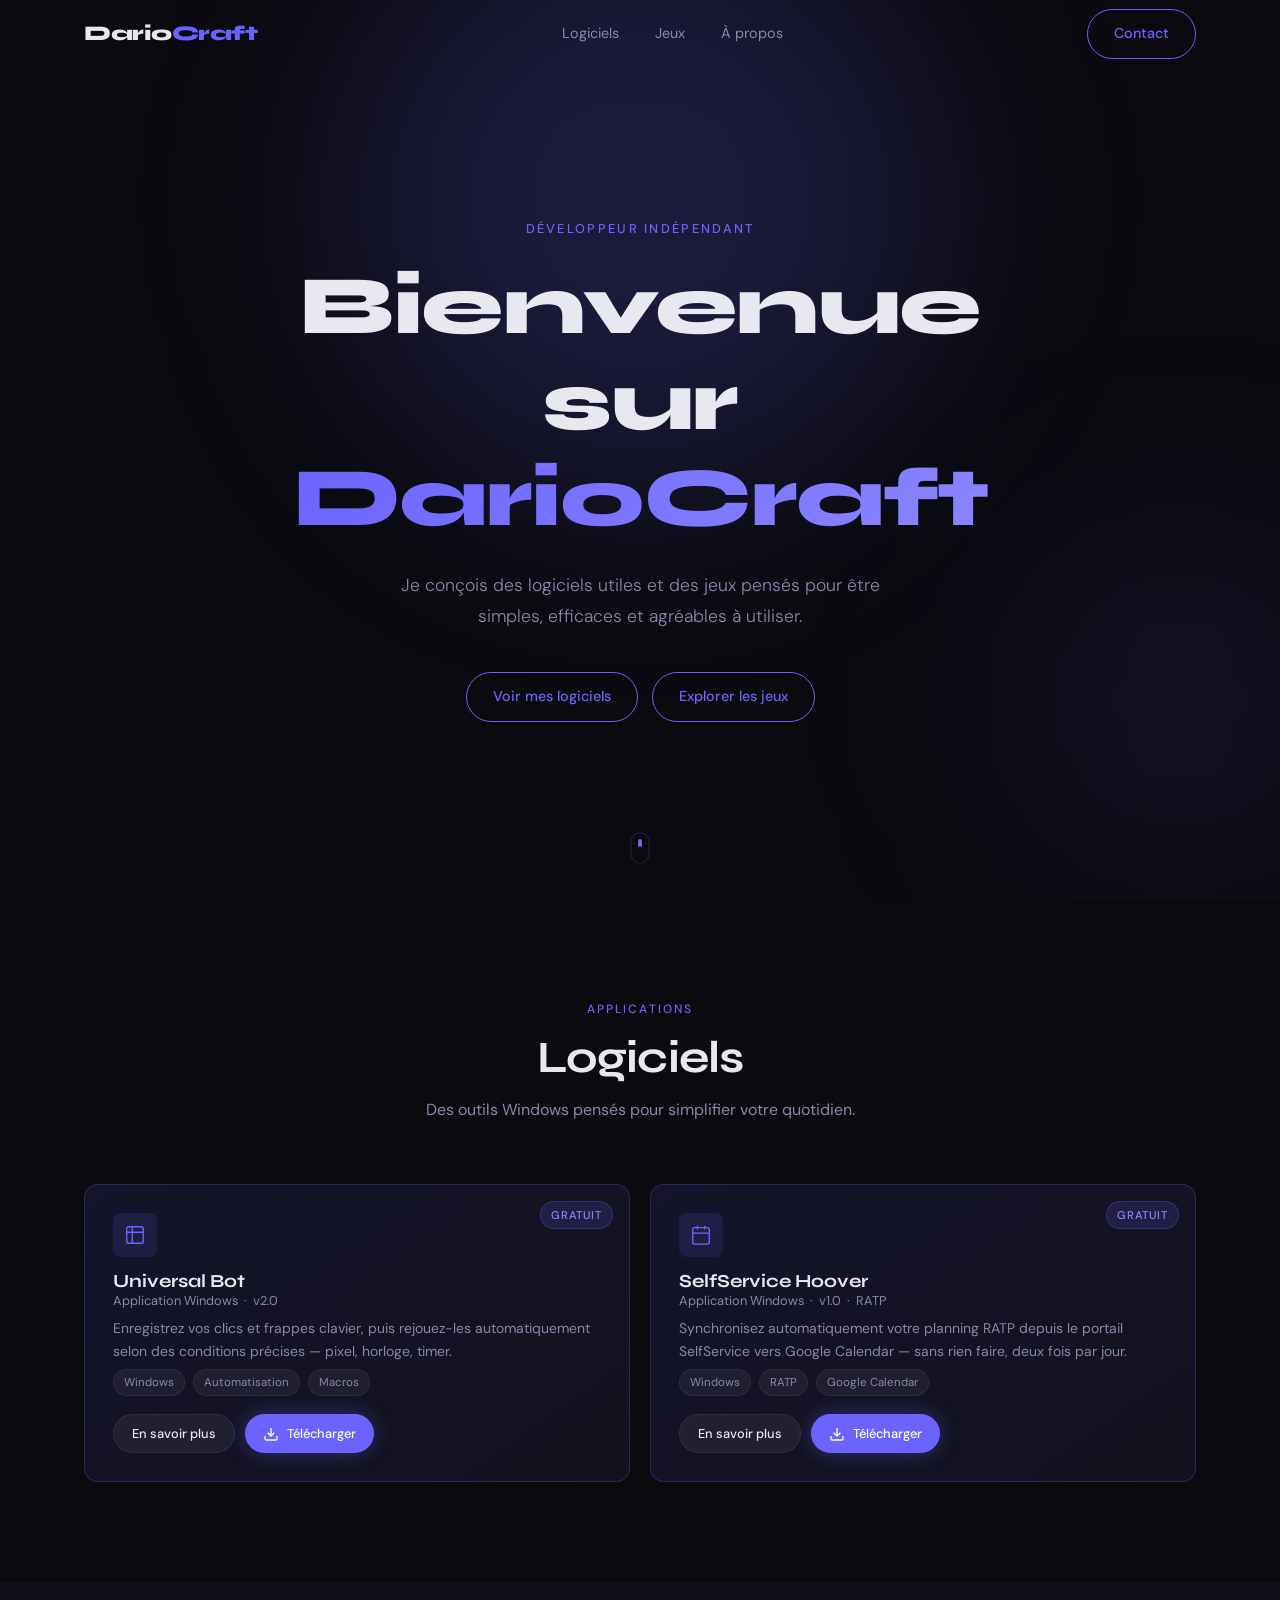
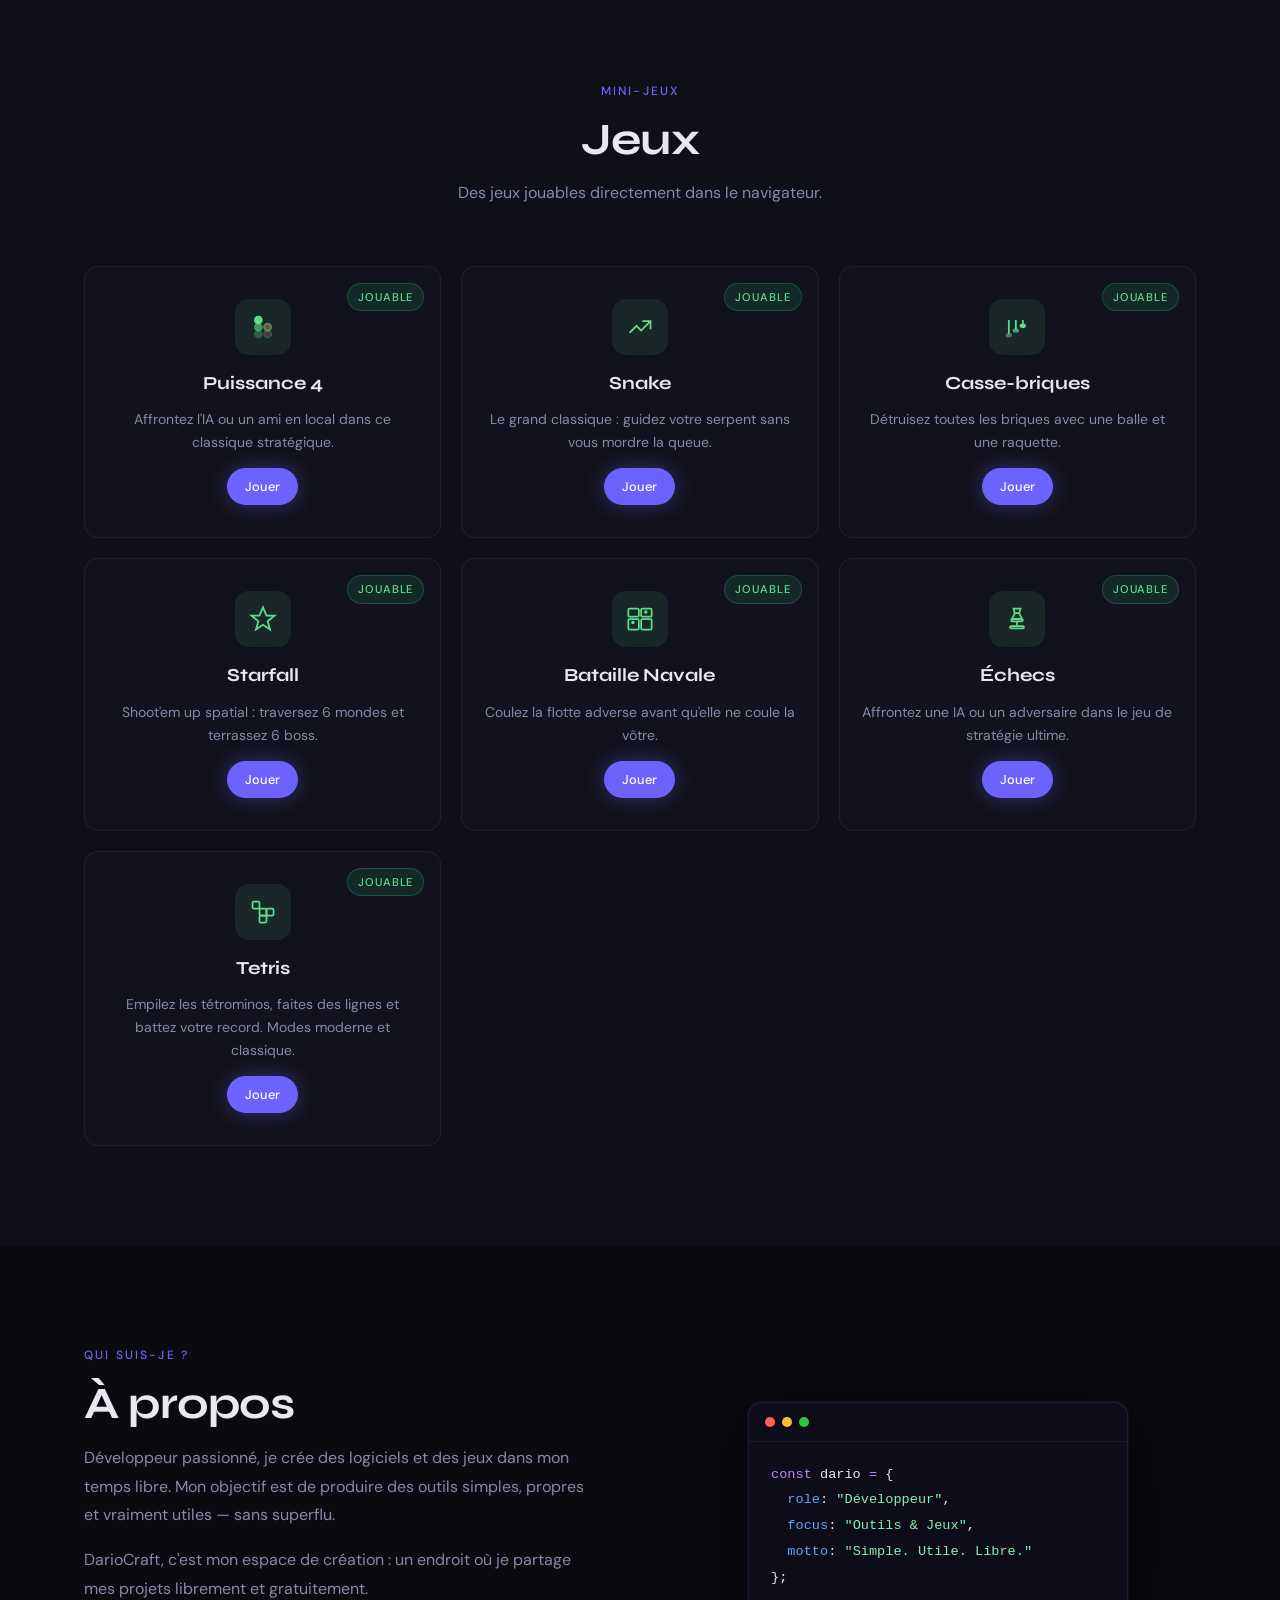
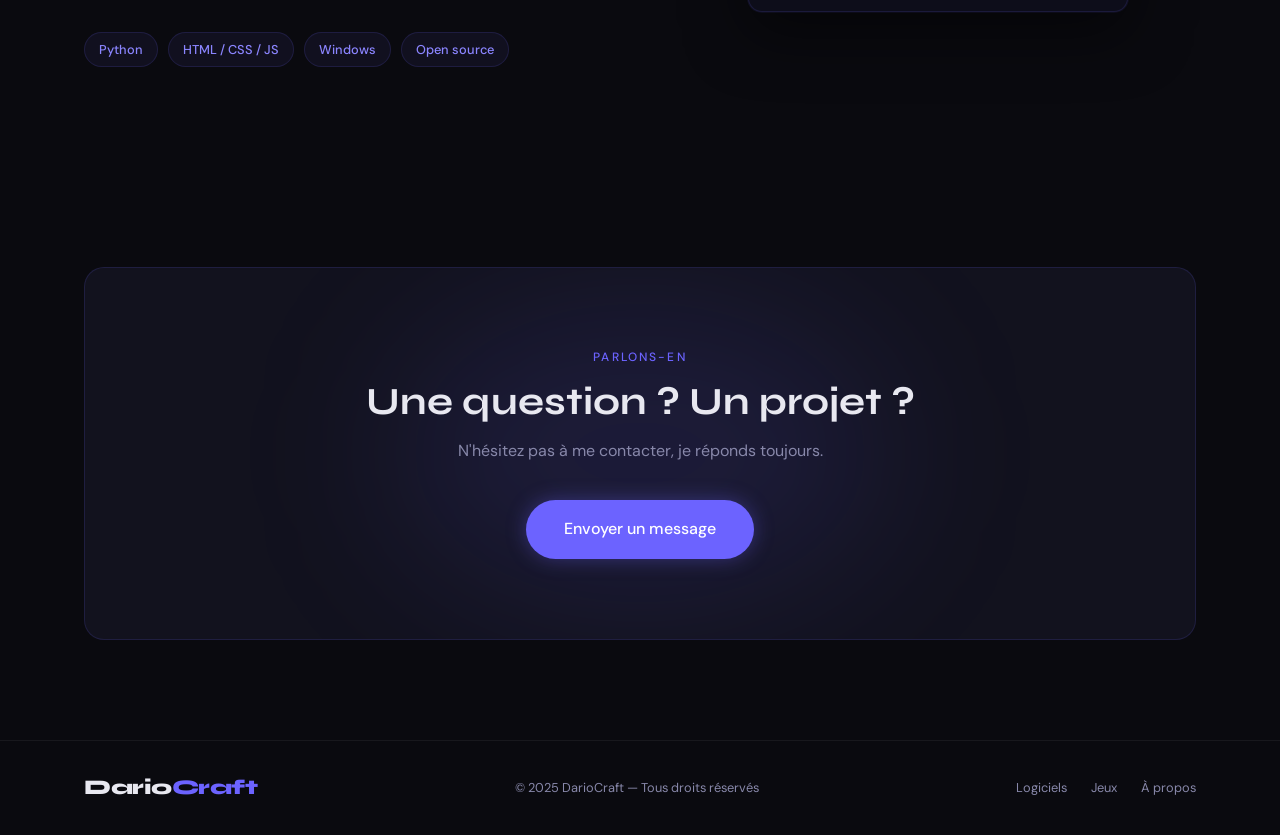
<file: index.html>
<!DOCTYPE html>
<html lang="fr">
<head>
  <meta charset="UTF-8" />
  <meta name="viewport" content="width=device-width, initial-scale=1.0" />
  <title>DarioCraft</title>
  <link rel="preconnect" href="https://fonts.googleapis.com" />
  <link rel="preconnect" href="https://fonts.gstatic.com" crossorigin />
  <link href="https://fonts.googleapis.com/css2?family=Syne:wght@600;700;800&family=DM+Sans:wght@300;400;500&display=swap" rel="stylesheet" />
  <link rel="stylesheet" href="css/style.css" />
</head>
<body>

  <!-- NAVBAR -->
  <header class="navbar" id="navbar">
    <div class="nav-inner">
      <a href="#" class="nav-logo">Dario<span>Craft</span></a>
      <nav class="nav-links">
        <a href="#logiciels">Logiciels</a>
        <a href="#jeux">Jeux</a>
        <a href="#about">À propos</a>
      </nav>
      <a href="#contact" class="btn btn-outline">Contact</a>
      <button class="nav-burger" id="burger" aria-label="Menu">
        <span></span><span></span><span></span>
      </button>
    </div>
    <div class="nav-mobile" id="navMobile">
      <a href="#logiciels" class="mobile-link">Logiciels</a>
      <a href="#jeux" class="mobile-link">Jeux</a>
      <a href="#about" class="mobile-link">À propos</a>
      <a href="#contact" class="mobile-link mobile-contact">Contact</a>
    </div>
  </header>

  <!-- HERO -->
  <section class="hero" id="home">
    <div class="hero-bg">
      <div class="glow glow-1"></div>
      <div class="glow glow-2"></div>
    </div>
    <div class="hero-content">
      <p class="hero-eyebrow">Développeur indépendant</p>
      <h1 class="hero-title">Bienvenue sur<br /><span>DarioCraft</span></h1>
      <p class="hero-subtitle">
        Je conçois des logiciels utiles et des jeux pensés pour être simples,
        efficaces et agréables à utiliser.
      </p>
      <div class="hero-actions">
        <a href="#logiciels" class="btn btn-outline">Voir mes logiciels</a>
        <a href="#jeux" class="btn btn-outline">Explorer les jeux</a>
      </div>
    </div>
    <div class="hero-scroll-hint">
      <span></span>
    </div>
  </section>

  <!-- LOGICIELS -->
  <section class="section" id="logiciels">
    <div class="container">
      <div class="section-header">
        <p class="section-label">Applications</p>
        <h2 class="section-title">Logiciels</h2>
        <p class="section-desc">Des outils Windows pensés pour simplifier votre quotidien.</p>
      </div>
      <div class="cards-grid cards-grid--2">

        <div class="card card--featured">
          <div class="card-badge">Gratuit</div>
          <div class="card-icon">
            <svg viewBox="0 0 24 24" fill="none" stroke="currentColor" stroke-width="1.5">
              <path d="M9 3H5a2 2 0 0 0-2 2v4m6-6h10a2 2 0 0 1 2 2v4M9 3v18m0 0h10a2 2 0 0 0 2-2V9M9 21H5a2 2 0 0 1-2-2V9m0 0h18"/>
            </svg>
          </div>
          <div class="card-content">
            <h3 class="card-title">Universal Bot</h3>
            <p class="card-meta">Application Windows &nbsp;·&nbsp; v2.0</p>
            <p class="card-desc">
              Enregistrez vos clics et frappes clavier, puis rejouez-les automatiquement
              selon des conditions précises — pixel, horloge, timer.
            </p>
            <div class="card-tags">
              <span class="tag">Windows</span>
              <span class="tag">Automatisation</span>
              <span class="tag">Macros</span>
            </div>
          </div>
          <div class="card-footer" style="display:flex;gap:10px;flex-wrap:wrap;">
            <a href="universal-bot.html" class="btn btn-ghost btn-sm">En savoir plus</a>
            <a href="universal-bot.html#download" class="btn btn-primary btn-sm">
              <svg viewBox="0 0 24 24" fill="none" stroke="currentColor" stroke-width="2" width="16" height="16">
                <path d="M21 15v4a2 2 0 0 1-2 2H5a2 2 0 0 1-2-2v-4"/>
                <polyline points="7 10 12 15 17 10"/>
                <line x1="12" y1="15" x2="12" y2="3"/>
              </svg>
              Télécharger
            </a>
          </div>
        </div>

        <div class="card card--featured">
          <div class="card-badge">Gratuit</div>
          <div class="card-icon">
            <svg viewBox="0 0 24 24" fill="none" stroke="currentColor" stroke-width="1.5">
              <rect x="3" y="4" width="18" height="18" rx="2" ry="2"/>
              <line x1="16" y1="2" x2="16" y2="6"/><line x1="8" y1="2" x2="8" y2="6"/>
              <line x1="3" y1="10" x2="21" y2="10"/>
            </svg>
          </div>
          <div class="card-content">
            <h3 class="card-title">SelfService Hoover</h3>
            <p class="card-meta">Application Windows &nbsp;·&nbsp; v1.0 &nbsp;·&nbsp; RATP</p>
            <p class="card-desc">
              Synchronisez automatiquement votre planning RATP depuis le portail SelfService
              vers Google Calendar — sans rien faire, deux fois par jour.
            </p>
            <div class="card-tags">
              <span class="tag">Windows</span>
              <span class="tag">RATP</span>
              <span class="tag">Google Calendar</span>
            </div>
          </div>
          <div class="card-footer" style="display:flex;gap:10px;flex-wrap:wrap;">
            <a href="selfservice-hoover.html" class="btn btn-ghost btn-sm">En savoir plus</a>
            <a href="selfservice-hoover.html#download" class="btn btn-primary btn-sm">
              <svg viewBox="0 0 24 24" fill="none" stroke="currentColor" stroke-width="2" width="16" height="16">
                <path d="M21 15v4a2 2 0 0 1-2 2H5a2 2 0 0 1-2-2v-4"/>
                <polyline points="7 10 12 15 17 10"/>
                <line x1="12" y1="15" x2="12" y2="3"/>
              </svg>
              Télécharger
            </a>
          </div>
        </div>

      </div>
    </div>
  </section>

  <!-- JEUX -->
  <section class="section section--alt" id="jeux">
    <div class="container">
      <div class="section-header">
        <p class="section-label">Mini-jeux</p>
        <h2 class="section-title">Jeux</h2>
        <p class="section-desc">Des jeux jouables directement dans le navigateur.</p>
      </div>
      <div class="cards-grid cards-grid--games">

        <div class="card card--game card--playable">
          <div class="card-badge card-badge--play">Jouable</div>
          <div class="card-game-icon">
            <svg viewBox="0 0 24 24" fill="none" stroke="currentColor" stroke-width="1.5">
              <circle cx="8" cy="18" r="3" fill="currentColor" opacity=".3"/>
              <circle cx="8" cy="12" r="3" fill="currentColor" opacity=".6"/>
              <circle cx="8" cy="6" r="3" fill="currentColor"/>
              <circle cx="16" cy="18" r="3" fill="#e74c3c" opacity=".3"/>
              <circle cx="16" cy="12" r="3" fill="#e74c3c" opacity=".6"/>
            </svg>
          </div>
          <h3 class="card-title">Puissance 4</h3>
          <p class="card-desc">Affrontez l'IA ou un ami en local dans ce classique stratégique.</p>
          <a href="games/puissance4/index.html" class="btn btn-primary btn-sm">Jouer</a>
        </div>

        <div class="card card--game card--playable">
          <div class="card-badge card-badge--play">Jouable</div>
          <div class="card-game-icon">
            <svg viewBox="0 0 24 24" fill="none" stroke="currentColor" stroke-width="1.5">
              <polyline points="3 17 9 11 13 15 21 7"/>
              <polyline points="14 7 21 7 21 14"/>
            </svg>
          </div>
          <h3 class="card-title">Snake</h3>
          <p class="card-desc">Le grand classique : guidez votre serpent sans vous mordre la queue.</p>
          <a href="games/snake/index.html" class="btn btn-primary btn-sm">Jouer</a>
        </div>

        <div class="card card--game card--playable">
          <div class="card-badge card-badge--play">Jouable</div>
          <div class="card-game-icon">
            <svg viewBox="0 0 24 24" fill="none" stroke="currentColor" stroke-width="1.5">
              <rect x="3" y="18" width="4" height="2" rx="1" fill="currentColor" opacity=".5"/>
              <rect x="9" y="14" width="4" height="2" rx="1" fill="currentColor" opacity=".7"/>
              <rect x="15" y="10" width="4" height="2" rx="1" fill="currentColor"/>
              <line x1="5" y1="18" x2="5" y2="6"/>
              <line x1="11" y1="14" x2="11" y2="6"/>
              <line x1="17" y1="10" x2="17" y2="6"/>
            </svg>
          </div>
          <h3 class="card-title">Casse-briques</h3>
          <p class="card-desc">Détruisez toutes les briques avec une balle et une raquette.</p>
          <a href="games/casse-briques/index.html" class="btn btn-primary btn-sm">Jouer</a>
        </div>

        <div class="card card--game card--playable">
          <div class="card-badge card-badge--play">Jouable</div>
          <div class="card-game-icon">
            <svg viewBox="0 0 24 24" fill="none" stroke="currentColor" stroke-width="1.5">
              <polygon points="12 2 15 9 22 9 16 14 18 21 12 17 6 21 8 14 2 9 9 9"/>
            </svg>
          </div>
          <h3 class="card-title">Starfall</h3>
          <p class="card-desc">Shoot'em up spatial : traversez 6 mondes et terrassez 6 boss.</p>
          <a href="games/starfall/index.html" class="btn btn-primary btn-sm">Jouer</a>
        </div>

        <div class="card card--game card--playable">
          <div class="card-badge card-badge--play">Jouable</div>
          <div class="card-game-icon">
            <svg viewBox="0 0 24 24" fill="none" stroke="currentColor" stroke-width="1.5">
              <rect x="2" y="12" width="9" height="9" rx="1"/>
              <rect x="13" y="12" width="9" height="9" rx="1"/>
              <rect x="2" y="3" width="9" height="7" rx="1"/>
              <rect x="13" y="3" width="9" height="7" rx="1"/>
              <line x1="6" y1="15" x2="6" y2="15" stroke-width="3" stroke-linecap="round"/>
              <line x1="17" y1="6" x2="17" y2="6" stroke-width="3" stroke-linecap="round"/>
            </svg>
          </div>
          <h3 class="card-title">Bataille Navale</h3>
          <p class="card-desc">Coulez la flotte adverse avant qu'elle ne coule la vôtre.</p>
          <a href="games/bataille-navale/index.html" class="btn btn-primary btn-sm">Jouer</a>
        </div>

        <div class="card card--game card--playable">
          <div class="card-badge card-badge--play">Jouable</div>
          <div class="card-game-icon">
            <svg viewBox="0 0 24 24" fill="none" stroke="currentColor" stroke-width="1.5">
              <path d="M9 3h6l-1 4H10L9 3z"/>
              <path d="M10 7c0 2-2 3-2 5h8c0-2-2-3-2-5"/>
              <rect x="7" y="12" width="10" height="2" rx="1"/>
              <rect x="6" y="18" width="12" height="2" rx="1"/>
              <line x1="12" y1="14" x2="12" y2="18"/>
            </svg>
          </div>
          <h3 class="card-title">Échecs</h3>
          <p class="card-desc">Affrontez une IA ou un adversaire dans le jeu de stratégie ultime.</p>
          <a href="games/echecs/index.html" class="btn btn-primary btn-sm">Jouer</a>
        </div>

        <div class="card card--game card--playable">
          <div class="card-badge card-badge--play">Jouable</div>
          <div class="card-game-icon">
            <svg viewBox="0 0 24 24" fill="none" stroke="currentColor" stroke-width="1.5">
              <rect x="3" y="3" width="6" height="6" rx="1"/>
              <rect x="9" y="9" width="6" height="6" rx="1"/>
              <rect x="15" y="9" width="6" height="6" rx="1"/>
              <rect x="9" y="15" width="6" height="6" rx="1"/>
            </svg>
          </div>
          <h3 class="card-title">Tetris</h3>
          <p class="card-desc">Empilez les tétrominos, faites des lignes et battez votre record. Modes moderne et classique.</p>
          <a href="games/tetris/index.html" class="btn btn-primary btn-sm">Jouer</a>
        </div>

      </div>
    </div>
  </section>

  <!-- À PROPOS -->
  <section class="section" id="about">
    <div class="container">
      <div class="about-layout">
        <div class="about-text">
          <p class="section-label">Qui suis-je ?</p>
          <h2 class="section-title">À propos</h2>
          <p class="about-desc">
            Développeur passionné, je crée des logiciels et des jeux dans mon temps libre.
            Mon objectif est de produire des outils simples, propres et vraiment utiles —
            sans superflu.
          </p>
          <p class="about-desc">
            DarioCraft, c'est mon espace de création : un endroit où je partage
            mes projets librement et gratuitement.
          </p>
          <div class="about-stack">
            <span class="stack-tag">Python</span>
            <span class="stack-tag">HTML / CSS / JS</span>
            <span class="stack-tag">Windows</span>
            <span class="stack-tag">Open source</span>
          </div>
        </div>
        <div class="about-visual">
          <div class="about-card-inner">
            <div class="code-snippet">
              <div class="code-dots">
                <span></span><span></span><span></span>
              </div>
              <pre><code><span class="c-purple">const</span> <span class="c-white">dario</span> <span class="c-purple">=</span> <span class="c-white">{</span>
  <span class="c-blue">role</span><span class="c-white">:</span> <span class="c-green">"Développeur"</span><span class="c-white">,</span>
  <span class="c-blue">focus</span><span class="c-white">:</span> <span class="c-green">"Outils & Jeux"</span><span class="c-white">,</span>
  <span class="c-blue">motto</span><span class="c-white">:</span> <span class="c-green">"Simple. Utile. Libre."</span>
<span class="c-white">};</span></code></pre>
            </div>
          </div>
        </div>
      </div>
    </div>
  </section>

  <!-- CONTACT -->
  <section class="section section--contact" id="contact">
    <div class="container">
      <div class="contact-box">
        <div class="glow glow-contact"></div>
        <p class="section-label">Parlons-en</p>
        <h2 class="contact-title">Une question ? Un projet ?</h2>
        <p class="contact-desc">N'hésitez pas à me contacter, je réponds toujours.</p>
        <a href="mailto:contact@dariocraft.dev" class="btn btn-primary btn-lg">
          Envoyer un message
        </a>
      </div>
    </div>
  </section>

  <!-- FOOTER -->
  <footer class="footer">
    <div class="container footer-inner">
      <a href="#" class="nav-logo">Dario<span>Craft</span></a>
      <p class="footer-copy">&copy; 2025 DarioCraft — Tous droits réservés</p>
      <div class="footer-links">
        <a href="#logiciels">Logiciels</a>
        <a href="#jeux">Jeux</a>
        <a href="#about">À propos</a>
      </div>
    </div>
  </footer>

  <script src="js/main.js"></script>
</body>
</html>
</file>
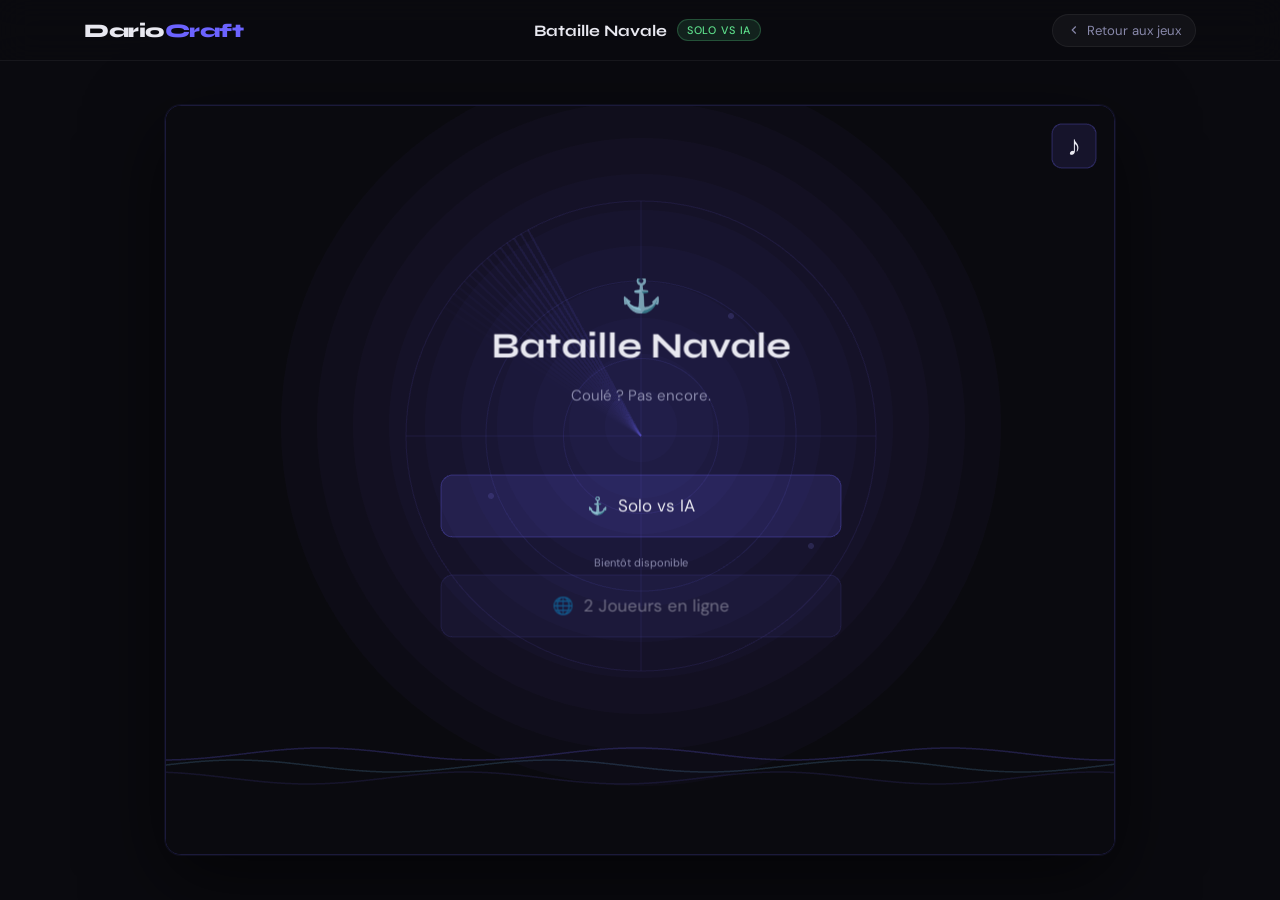
<file: games/bataille-navale/index.html>
<!DOCTYPE html>
<html lang="fr">
<head>
  <meta charset="UTF-8" />
  <meta name="viewport" content="width=device-width, initial-scale=1.0" />
  <title>Bataille Navale — DarioCraft</title>
  <link rel="preconnect" href="https://fonts.googleapis.com" />
  <link rel="preconnect" href="https://fonts.gstatic.com" crossorigin />
  <link href="https://fonts.googleapis.com/css2?family=Syne:wght@700;800&family=DM+Sans:wght@400;500;700&display=swap" rel="stylesheet" />
  <style>
    *, *::before, *::after { box-sizing: border-box; margin: 0; padding: 0; }

    :root {
      --bg:         #0a0a0f;
      --accent:     #6C63FF;
      --accent-2:   #8b85ff;
      --text:       #e8e8f0;
      --text-muted: #8888aa;
      --border-2:   rgba(255,255,255,0.06);
      --transition: 0.25s cubic-bezier(0.4,0,0.2,1);
    }

    html, body {
      height: 100%;
      font-family: 'DM Sans', sans-serif;
      background: var(--bg);
      color: var(--text);
      overflow: hidden;
    }

    /* ── NAVBAR ── */
    .navbar {
      position: fixed;
      top: 0; left: 0; right: 0;
      z-index: 50;
      background: rgba(10,10,15,0.9);
      backdrop-filter: blur(16px);
      -webkit-backdrop-filter: blur(16px);
      border-bottom: 1px solid var(--border-2);
    }
    .nav-inner {
      display: flex;
      align-items: center;
      justify-content: space-between;
      max-width: 1160px;
      margin: 0 auto;
      padding: 0 24px;
      height: 60px;
      gap: 16px;
    }
    .nav-logo {
      font-family: 'Syne', sans-serif;
      font-weight: 800;
      font-size: 1.2rem;
      color: var(--text);
      text-decoration: none;
      letter-spacing: -0.5px;
      flex-shrink: 0;
    }
    .nav-logo span { color: var(--accent); }

    .nav-center {
      display: flex;
      align-items: center;
      gap: 10px;
    }
    .nav-game-name {
      font-family: 'Syne', sans-serif;
      font-weight: 700;
      font-size: 1rem;
      color: var(--text);
    }
    .nav-tag {
      font-size: 0.68rem;
      font-weight: 500;
      letter-spacing: 0.08em;
      text-transform: uppercase;
      padding: 3px 9px;
      border-radius: 50px;
      background: rgba(93,222,139,0.12);
      color: #5dde8b;
      border: 1px solid rgba(93,222,139,0.25);
    }
    .nav-back {
      display: inline-flex;
      align-items: center;
      gap: 6px;
      font-size: 0.82rem;
      color: var(--text-muted);
      text-decoration: none;
      padding: 7px 14px;
      border-radius: 50px;
      border: 1px solid var(--border-2);
      background: rgba(255,255,255,0.04);
      transition: var(--transition);
      flex-shrink: 0;
    }
    .nav-back:hover {
      color: var(--text);
      border-color: rgba(108,99,255,0.3);
      background: rgba(108,99,255,0.07);
    }

    /* ── GAME AREA ── */
    .game-wrapper {
      position: fixed;
      top: 60px; left: 0; right: 0; bottom: 0;
      display: flex;
      align-items: center;
      justify-content: center;
      background: var(--bg);
    }
    .game-glow {
      position: absolute;
      width: 800px;
      height: 600px;
      background: radial-gradient(ellipse, rgba(108,99,255,0.1) 0%, transparent 70%);
      pointer-events: none;
    }
    .game-canvas-wrapper {
      position: relative;
      z-index: 1;
      border-radius: 16px;
      overflow: hidden;
      border: 1px solid rgba(108,99,255,0.18);
      box-shadow: 0 0 0 1px rgba(108,99,255,0.08), 0 24px 80px rgba(0,0,0,0.6);
      width: 950px;
      height: 750px;
    }
    /* Le div Phaser s'y attache (canvas mis à l'échelle en mode FIT) */
    #game {
      width: 950px;
      height: 750px;
      background: #0a0a0f;
    }

    /* Réduction proportionnelle (ratio 950:750) selon la hauteur dispo */
    @media (max-height: 840px) {
      .game-canvas-wrapper, #game { width: 836px; height: 660px; }
    }
    @media (max-height: 740px) {
      .game-canvas-wrapper, #game { width: 709px; height: 560px; }
    }
    @media (max-height: 640px) {
      .game-canvas-wrapper, #game { width: 583px; height: 460px; }
    }
    /* Écrans étroits : on ajuste sur la largeur en gardant le ratio */
    @media (max-width: 1000px) {
      .game-canvas-wrapper, #game {
        width: calc(100vw - 24px);
        height: calc((100vw - 24px) * 750 / 950);
      }
      .nav-game-name { display: none; }
    }
  </style>
</head>
<body>

  <!-- NAVBAR -->
  <header class="navbar">
    <div class="nav-inner">
      <a href="../../index.html" class="nav-logo">Dario<span>Craft</span></a>
      <div class="nav-center">
        <span class="nav-game-name">Bataille Navale</span>
        <span class="nav-tag">Solo vs IA</span>
      </div>
      <a href="../../index.html#jeux" class="nav-back">
        <svg viewBox="0 0 24 24" fill="none" stroke="currentColor" stroke-width="2" width="14" height="14">
          <polyline points="15 18 9 12 15 6"/>
        </svg>
        Retour aux jeux
      </a>
    </div>
  </header>

  <!-- JEU -->
  <div class="game-wrapper">
    <div class="game-glow"></div>
    <div class="game-canvas-wrapper">
      <!-- Phaser attache le canvas ici via parent:'game' -->
      <div id="game"></div>
    </div>
  </div>

  <!--
    MISE À JOUR DU JEU :
    1. Dans le dossier source, exécuter : npm run build
    2. Remplacer game/assets/bataille-navale.js par le nouveau dist/assets/bataille-navale.js
  -->
  <script src="game/assets/bataille-navale.js"></script>

</body>
</html>
</file>
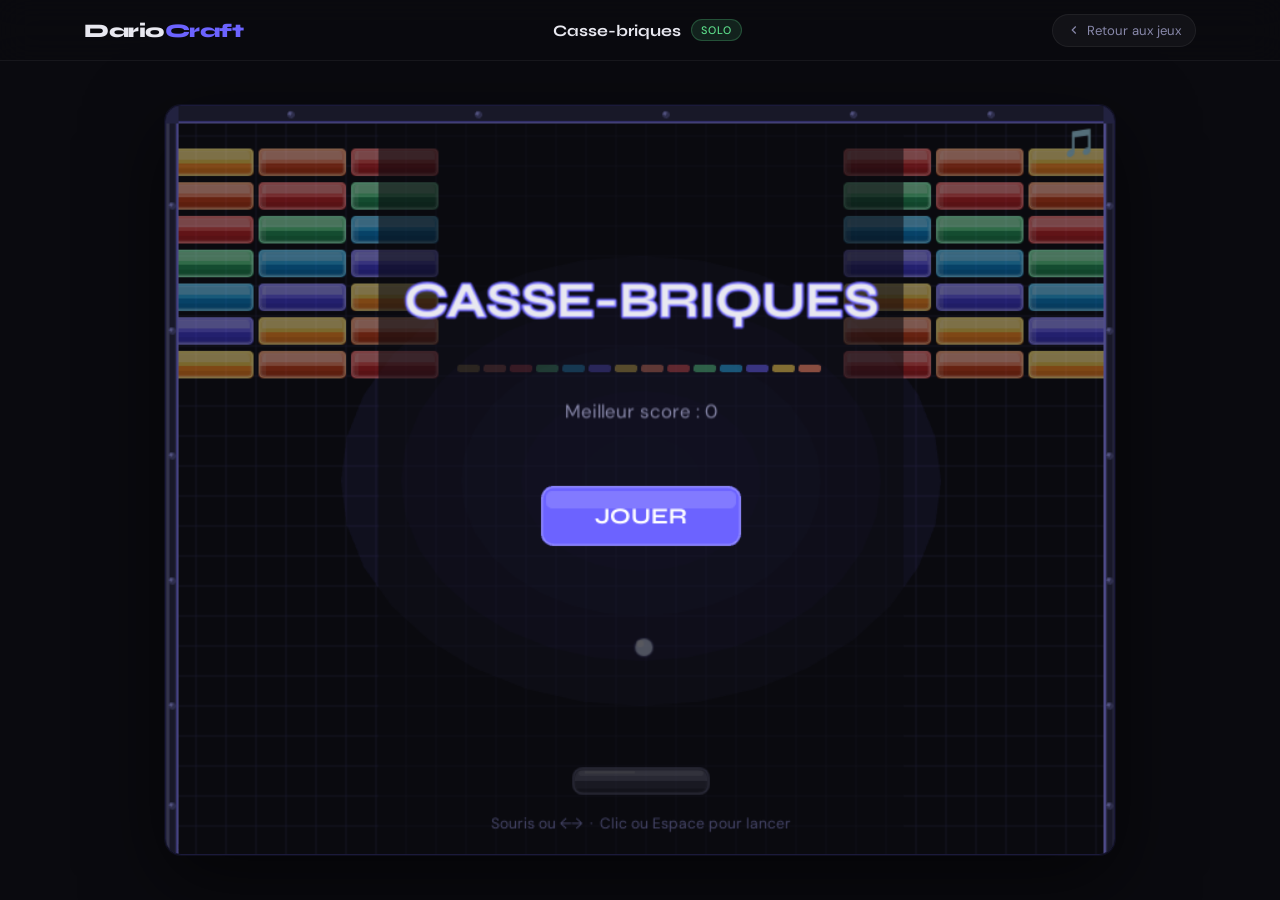
<file: games/casse-briques/index.html>
<!DOCTYPE html>
<html lang="fr">
<head>
  <meta charset="UTF-8" />
  <meta name="viewport" content="width=device-width, initial-scale=1.0" />
  <title>Casse-briques — DarioCraft</title>
  <link rel="preconnect" href="https://fonts.googleapis.com" />
  <link rel="preconnect" href="https://fonts.gstatic.com" crossorigin />
  <link href="https://fonts.googleapis.com/css2?family=Syne:wght@700;800&family=DM+Sans:wght@400;500&display=swap" rel="stylesheet" />
  <style>
    *, *::before, *::after { box-sizing: border-box; margin: 0; padding: 0; }

    :root {
      --bg:         #0a0a0f;
      --accent:     #6C63FF;
      --accent-2:   #8b85ff;
      --text:       #e8e8f0;
      --text-muted: #8888aa;
      --border-2:   rgba(255,255,255,0.06);
      --transition: 0.25s cubic-bezier(0.4,0,0.2,1);
    }

    html, body {
      height: 100%;
      font-family: 'DM Sans', sans-serif;
      background: var(--bg);
      color: var(--text);
      overflow: hidden;
    }

    /* ── NAVBAR ── */
    .navbar {
      position: fixed;
      top: 0; left: 0; right: 0;
      z-index: 50;
      background: rgba(10,10,15,0.9);
      backdrop-filter: blur(16px);
      -webkit-backdrop-filter: blur(16px);
      border-bottom: 1px solid var(--border-2);
    }
    .nav-inner {
      display: flex;
      align-items: center;
      justify-content: space-between;
      max-width: 1160px;
      margin: 0 auto;
      padding: 0 24px;
      height: 60px;
      gap: 16px;
    }
    .nav-logo {
      font-family: 'Syne', sans-serif;
      font-weight: 800;
      font-size: 1.2rem;
      color: var(--text);
      text-decoration: none;
      letter-spacing: -0.5px;
      flex-shrink: 0;
    }
    .nav-logo span { color: var(--accent); }

    .nav-center {
      display: flex;
      align-items: center;
      gap: 10px;
    }
    .nav-game-name {
      font-family: 'Syne', sans-serif;
      font-weight: 700;
      font-size: 1rem;
      color: var(--text);
    }
    .nav-tag {
      font-size: 0.68rem;
      font-weight: 500;
      letter-spacing: 0.08em;
      text-transform: uppercase;
      padding: 3px 9px;
      border-radius: 50px;
      background: rgba(93,222,139,0.12);
      color: #5dde8b;
      border: 1px solid rgba(93,222,139,0.25);
    }
    .nav-back {
      display: inline-flex;
      align-items: center;
      gap: 6px;
      font-size: 0.82rem;
      color: var(--text-muted);
      text-decoration: none;
      padding: 7px 14px;
      border-radius: 50px;
      border: 1px solid var(--border-2);
      background: rgba(255,255,255,0.04);
      transition: var(--transition);
      flex-shrink: 0;
    }
    .nav-back:hover {
      color: var(--text);
      border-color: rgba(108,99,255,0.3);
      background: rgba(108,99,255,0.07);
    }

    /* ── GAME AREA ── */
    .game-wrapper {
      position: fixed;
      top: 60px; left: 0; right: 0; bottom: 0;
      display: flex;
      align-items: center;
      justify-content: center;
      background: var(--bg);
    }
    .game-glow {
      position: absolute;
      width: 950px;
      height: 750px;
      background: radial-gradient(ellipse, rgba(108,99,255,0.1) 0%, transparent 70%);
      pointer-events: none;
    }
    .game-canvas-wrapper {
      position: relative;
      z-index: 1;
      border-radius: 16px;
      overflow: hidden;
      border: 1px solid rgba(108,99,255,0.18);
      box-shadow: 0 0 0 1px rgba(108,99,255,0.08), 0 24px 80px rgba(0,0,0,0.6);
      width: 950px;
      height: 750px;
    }
    #game {
      width: 950px;
      height: 750px;
      background: #1a1a2e;
    }

    /* Réduction si écran trop petit */
    @media (max-height: 880px) {
      .game-canvas-wrapper, #game { width: 760px; height: 600px; }
    }
    @media (max-height: 730px) {
      .game-canvas-wrapper, #game { width: 608px; height: 480px; }
    }
    @media (max-height: 610px) {
      .game-canvas-wrapper, #game { width: 507px; height: 400px; }
    }
    @media (max-width: 990px) {
      .game-canvas-wrapper, #game {
        width: calc(100vw - 24px);
        height: calc((100vw - 24px) * 600 / 760);
      }
      .nav-game-name { display: none; }
    }
  </style>
</head>
<body>

  <!-- NAVBAR -->
  <header class="navbar">
    <div class="nav-inner">
      <a href="../../index.html" class="nav-logo">Dario<span>Craft</span></a>
      <div class="nav-center">
        <span class="nav-game-name">Casse-briques</span>
        <span class="nav-tag">Solo</span>
      </div>
      <a href="../../index.html#jeux" class="nav-back">
        <svg viewBox="0 0 24 24" fill="none" stroke="currentColor" stroke-width="2" width="14" height="14">
          <polyline points="15 18 9 12 15 6"/>
        </svg>
        Retour aux jeux
      </a>
    </div>
  </header>

  <!-- JEU -->
  <div class="game-wrapper">
    <div class="game-glow"></div>
    <div class="game-canvas-wrapper">
      <!-- Phaser attache le canvas ici via parent:'game' -->
      <div id="game"></div>
    </div>
  </div>

  <!--
    MISE À JOUR DU JEU :
    1. Dans le dossier source, exécuter : npm run build
    2. Remplacer game/assets/casse-briques.js par le nouveau dist/assets/casse-briques.js
  -->
  <script src="game/assets/casse-briques.js"></script>

</body>
</html>
</file>
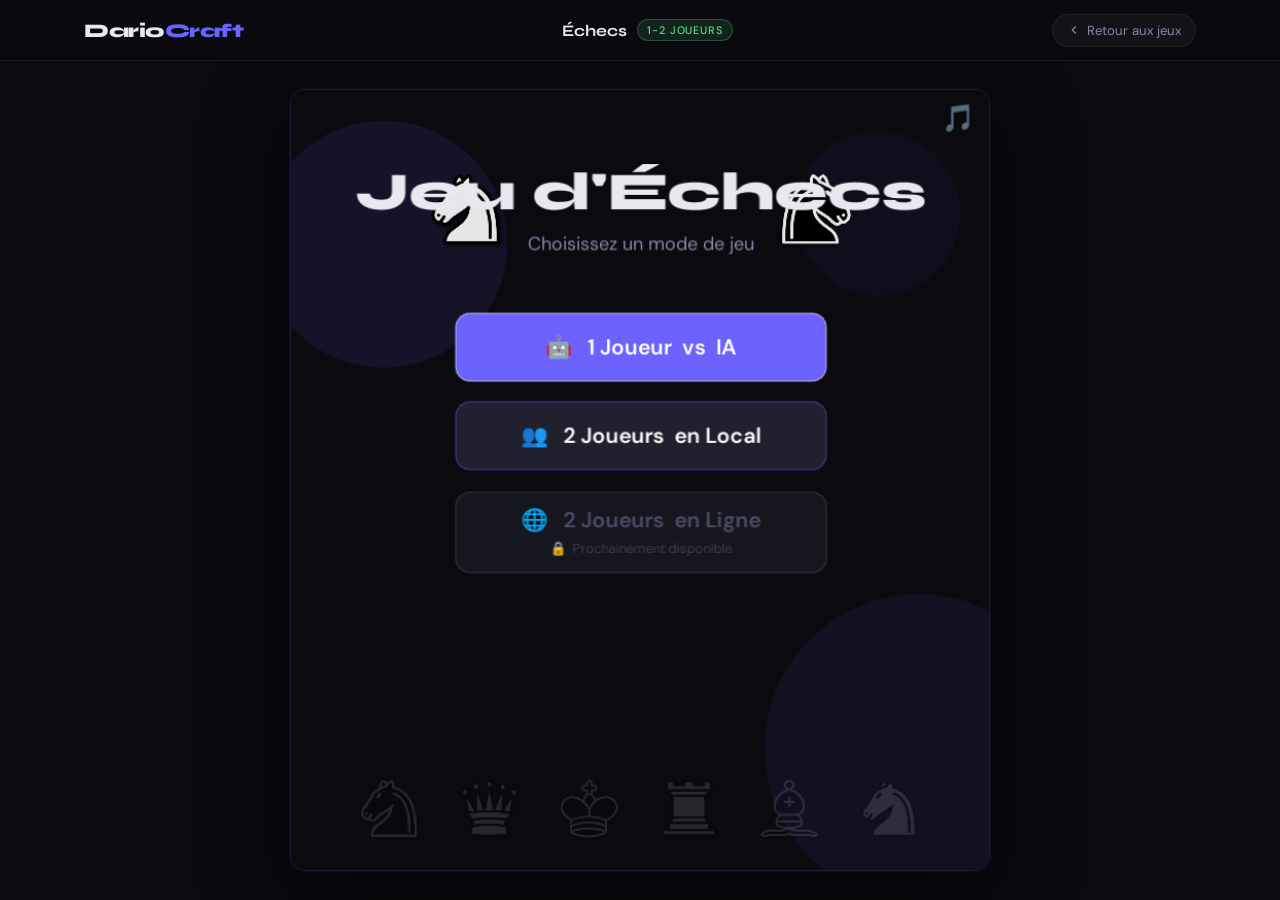
<file: games/echecs/index.html>
<!DOCTYPE html>
<html lang="fr">
<head>
  <meta charset="UTF-8" />
  <meta name="viewport" content="width=device-width, initial-scale=1.0" />
  <title>Échecs — DarioCraft</title>
  <link rel="preconnect" href="https://fonts.googleapis.com" />
  <link rel="preconnect" href="https://fonts.gstatic.com" crossorigin />
  <link href="https://fonts.googleapis.com/css2?family=Syne:wght@700;800&family=DM+Sans:wght@400;500;700&display=swap" rel="stylesheet" />
  <style>
    *, *::before, *::after { box-sizing: border-box; margin: 0; padding: 0; }

    :root {
      --bg:         #0a0a0f;
      --accent:     #6C63FF;
      --accent-2:   #8b85ff;
      --text:       #e8e8f0;
      --text-muted: #8888aa;
      --border-2:   rgba(255,255,255,0.06);
      --transition: 0.25s cubic-bezier(0.4,0,0.2,1);
    }

    html, body {
      height: 100%;
      font-family: 'DM Sans', sans-serif;
      background: var(--bg);
      color: var(--text);
      overflow: hidden;
    }

    /* ── NAVBAR ── */
    .navbar {
      position: fixed;
      top: 0; left: 0; right: 0;
      z-index: 50;
      background: rgba(10,10,15,0.9);
      backdrop-filter: blur(16px);
      -webkit-backdrop-filter: blur(16px);
      border-bottom: 1px solid var(--border-2);
    }
    .nav-inner {
      display: flex;
      align-items: center;
      justify-content: space-between;
      max-width: 1160px;
      margin: 0 auto;
      padding: 0 24px;
      height: 60px;
      gap: 16px;
    }
    .nav-logo {
      font-family: 'Syne', sans-serif;
      font-weight: 800;
      font-size: 1.2rem;
      color: var(--text);
      text-decoration: none;
      letter-spacing: -0.5px;
      flex-shrink: 0;
    }
    .nav-logo span { color: var(--accent); }

    .nav-center {
      display: flex;
      align-items: center;
      gap: 10px;
    }
    .nav-game-name {
      font-family: 'Syne', sans-serif;
      font-weight: 700;
      font-size: 1rem;
      color: var(--text);
    }
    .nav-tag {
      font-size: 0.68rem;
      font-weight: 500;
      letter-spacing: 0.08em;
      text-transform: uppercase;
      padding: 3px 9px;
      border-radius: 50px;
      background: rgba(93,222,139,0.12);
      color: #5dde8b;
      border: 1px solid rgba(93,222,139,0.25);
    }
    .nav-back {
      display: inline-flex;
      align-items: center;
      gap: 6px;
      font-size: 0.82rem;
      color: var(--text-muted);
      text-decoration: none;
      padding: 7px 14px;
      border-radius: 50px;
      border: 1px solid var(--border-2);
      background: rgba(255,255,255,0.04);
      transition: var(--transition);
      flex-shrink: 0;
    }
    .nav-back:hover {
      color: var(--text);
      border-color: rgba(108,99,255,0.3);
      background: rgba(108,99,255,0.07);
    }

    /* ── GAME AREA ── */
    .game-wrapper {
      position: fixed;
      top: 60px; left: 0; right: 0; bottom: 0;
      display: flex;
      align-items: center;
      justify-content: center;
      background: var(--bg);
    }
    .game-glow {
      position: absolute;
      width: 700px;
      height: 600px;
      background: radial-gradient(ellipse, rgba(108,99,255,0.1) 0%, transparent 70%);
      pointer-events: none;
    }
    .game-canvas-wrapper {
      position: relative;
      z-index: 1;
      border-radius: 16px;
      overflow: hidden;
      border: 1px solid rgba(108,99,255,0.18);
      box-shadow: 0 0 0 1px rgba(108,99,255,0.08), 0 24px 80px rgba(0,0,0,0.6);
      width: 700px;
      height: 782px;
    }
    /* Le div Phaser s'y attache (canvas mis à l'échelle en mode FIT, 680×760) */
    #game {
      width: 700px;
      height: 782px;
      background: #0a0a0f;
    }

    /* Réduction proportionnelle (ratio 700:782) selon la hauteur dispo */
    @media (max-height: 860px) {
      .game-canvas-wrapper, #game { width: 644px; height: 720px; }
    }
    @media (max-height: 800px) {
      .game-canvas-wrapper, #game { width: 590px; height: 660px; }
    }
    @media (max-height: 720px) {
      .game-canvas-wrapper, #game { width: 520px; height: 581px; }
    }
    @media (max-height: 640px) {
      .game-canvas-wrapper, #game { width: 450px; height: 503px; }
    }
    /* Écrans étroits : on ajuste sur la largeur en gardant le ratio */
    @media (max-width: 740px) {
      .game-canvas-wrapper, #game {
        width: calc(100vw - 20px);
        height: calc((100vw - 20px) * 782 / 700);
      }
      .nav-game-name { display: none; }
    }
  </style>
</head>
<body>

  <!-- NAVBAR -->
  <header class="navbar">
    <div class="nav-inner">
      <a href="../../index.html" class="nav-logo">Dario<span>Craft</span></a>
      <div class="nav-center">
        <span class="nav-game-name">Échecs</span>
        <span class="nav-tag">1-2 joueurs</span>
      </div>
      <a href="../../index.html#jeux" class="nav-back">
        <svg viewBox="0 0 24 24" fill="none" stroke="currentColor" stroke-width="2" width="14" height="14">
          <polyline points="15 18 9 12 15 6"/>
        </svg>
        Retour aux jeux
      </a>
    </div>
  </header>

  <!-- JEU -->
  <div class="game-wrapper">
    <div class="game-glow"></div>
    <div class="game-canvas-wrapper">
      <!-- Phaser attache le canvas ici via parent:'game' -->
      <div id="game"></div>
    </div>
  </div>

  <!--
    MISE À JOUR DU JEU :
    1. Dans le dossier source (F:\Projets IA\Jeu d'Echecs), exécuter : npm run build
    2. Remplacer game/assets/echecs.js par le nouveau dist/assets/echecs.js
    3. Si des assets ont changé : recopier dist/game/assets/* dans game/assets/
  -->
  <script src="game/assets/echecs.js"></script>

</body>
</html>
</file>
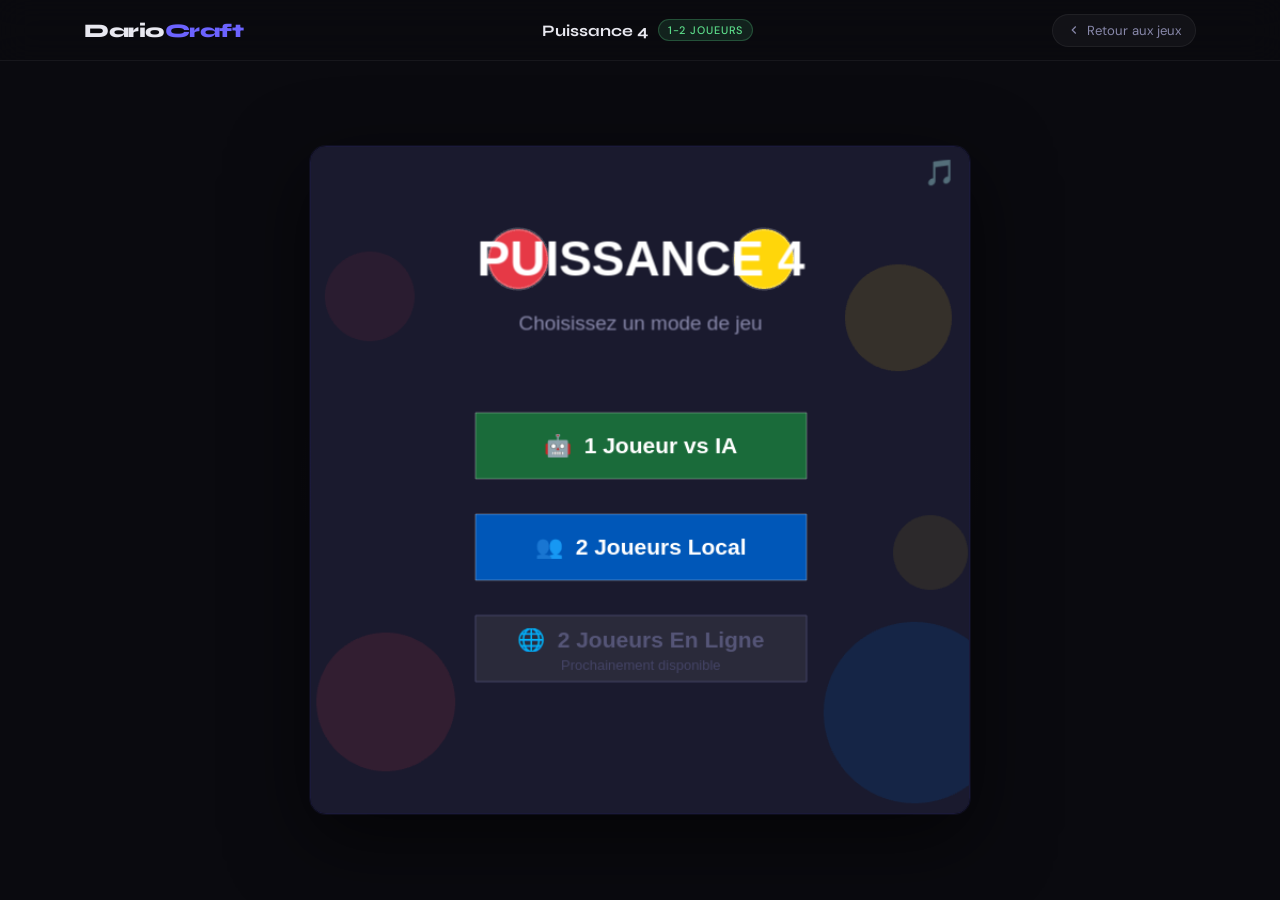
<file: games/puissance4/index.html>
<!DOCTYPE html>
<html lang="fr">
<head>
  <meta charset="UTF-8" />
  <meta name="viewport" content="width=device-width, initial-scale=1.0" />
  <title>Puissance 4 — DarioCraft</title>
  <link rel="preconnect" href="https://fonts.googleapis.com" />
  <link rel="preconnect" href="https://fonts.gstatic.com" crossorigin />
  <link href="https://fonts.googleapis.com/css2?family=Syne:wght@700;800&family=DM+Sans:wght@400;500&display=swap" rel="stylesheet" />
  <style>
    *, *::before, *::after { box-sizing: border-box; margin: 0; padding: 0; }

    :root {
      --bg:         #0a0a0f;
      --accent:     #6C63FF;
      --accent-2:   #8b85ff;
      --text:       #e8e8f0;
      --text-muted: #8888aa;
      --border-2:   rgba(255,255,255,0.06);
      --transition: 0.25s cubic-bezier(0.4,0,0.2,1);
    }

    html, body {
      height: 100%;
      font-family: 'DM Sans', sans-serif;
      background: var(--bg);
      color: var(--text);
      overflow: hidden;
    }

    /* ── NAVBAR ── */
    .navbar {
      position: fixed;
      top: 0; left: 0; right: 0;
      z-index: 50;
      background: rgba(10,10,15,0.9);
      backdrop-filter: blur(16px);
      -webkit-backdrop-filter: blur(16px);
      border-bottom: 1px solid var(--border-2);
    }
    .nav-inner {
      display: flex;
      align-items: center;
      justify-content: space-between;
      max-width: 1160px;
      margin: 0 auto;
      padding: 0 24px;
      height: 60px;
      gap: 16px;
    }

    .nav-logo {
      font-family: 'Syne', sans-serif;
      font-weight: 800;
      font-size: 1.2rem;
      color: var(--text);
      text-decoration: none;
      letter-spacing: -0.5px;
      flex-shrink: 0;
    }
    .nav-logo span { color: var(--accent); }

    .nav-center {
      display: flex;
      align-items: center;
      gap: 10px;
    }
    .nav-game-name {
      font-family: 'Syne', sans-serif;
      font-weight: 700;
      font-size: 1rem;
      color: var(--text);
    }
    .nav-tag {
      font-size: 0.68rem;
      font-weight: 500;
      letter-spacing: 0.08em;
      text-transform: uppercase;
      padding: 3px 9px;
      border-radius: 50px;
      background: rgba(93,222,139,0.12);
      color: #5dde8b;
      border: 1px solid rgba(93,222,139,0.25);
    }

    .nav-back {
      display: inline-flex;
      align-items: center;
      gap: 6px;
      font-size: 0.82rem;
      color: var(--text-muted);
      text-decoration: none;
      padding: 7px 14px;
      border-radius: 50px;
      border: 1px solid var(--border-2);
      background: rgba(255,255,255,0.04);
      transition: var(--transition);
      flex-shrink: 0;
    }
    .nav-back:hover {
      color: var(--text);
      border-color: rgba(108,99,255,0.3);
      background: rgba(108,99,255,0.07);
    }

    /* ── GAME AREA ── */
    .game-wrapper {
      position: fixed;
      top: 60px; left: 0; right: 0; bottom: 0;
      display: flex;
      align-items: center;
      justify-content: center;
      background: var(--bg);
    }

    .game-glow {
      position: absolute;
      width: 700px;
      height: 500px;
      background: radial-gradient(ellipse, rgba(108,99,255,0.1) 0%, transparent 70%);
      pointer-events: none;
    }

    .game-canvas-wrapper {
      position: relative;
      z-index: 1;
      border-radius: 16px;
      overflow: hidden;
      border: 1px solid rgba(108,99,255,0.18);
      box-shadow: 0 0 0 1px rgba(108,99,255,0.08), 0 24px 80px rgba(0,0,0,0.6);
      width: 766px;
      height: 775px;
    }

    /* Le div Phaser s'y attache */
    #game {
      width: 766px;
      height: 775px;
      background: #1a1a2e;
    }

    /* Réduction si écran trop petit */
    @media (max-height: 900px) {
      .game-canvas-wrapper, #game { width: 660px; height: 668px; }
    }
    @media (max-height: 780px) {
      .game-canvas-wrapper, #game { width: 535px; height: 541px; }
    }
    @media (max-height: 660px) {
      .game-canvas-wrapper, #game { width: 450px; height: 455px; }
    }
    @media (max-width: 800px) {
      .game-canvas-wrapper, #game {
        width: calc(100vw - 24px);
        height: calc(100vw - 17px);
      }
      .nav-game-name { display: none; }
    }
  </style>
</head>
<body>

  <!-- NAVBAR -->
  <header class="navbar">
    <div class="nav-inner">
      <a href="../../index.html" class="nav-logo">Dario<span>Craft</span></a>
      <div class="nav-center">
        <span class="nav-game-name">Puissance 4</span>
        <span class="nav-tag">1-2 joueurs</span>
      </div>
      <a href="../../index.html#jeux" class="nav-back">
        <svg viewBox="0 0 24 24" fill="none" stroke="currentColor" stroke-width="2" width="14" height="14">
          <polyline points="15 18 9 12 15 6"/>
        </svg>
        Retour aux jeux
      </a>
    </div>
  </header>

  <!-- JEU -->
  <div class="game-wrapper">
    <div class="game-glow"></div>
    <div class="game-canvas-wrapper">
      <!-- Phaser attache le canvas ici via parent:'game' -->
      <div id="game"></div>
    </div>
  </div>

  <!--
    MISE À JOUR DU JEU :
    1. Dans le dossier source, exécuter : npm run build
    2. Remplacer game/assets/puissance4.js par le nouveau dist/assets/puissance4.js
  -->
  <script src="game/assets/puissance4.js"></script>

</body>
</html>
</file>
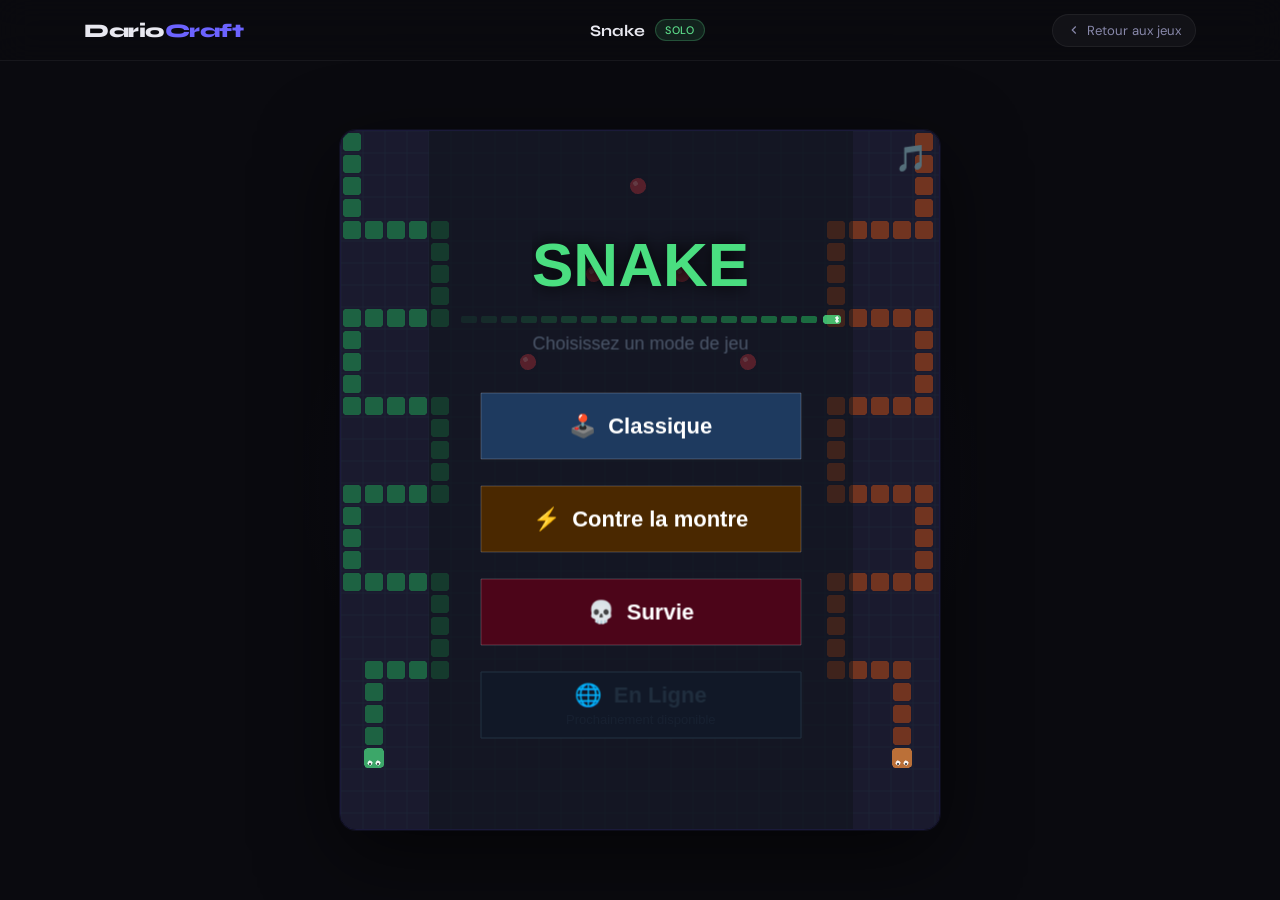
<file: games/snake/index.html>
<!DOCTYPE html>
<html lang="fr">
<head>
  <meta charset="UTF-8" />
  <meta name="viewport" content="width=device-width, initial-scale=1.0" />
  <title>Snake — DarioCraft</title>
  <link rel="preconnect" href="https://fonts.googleapis.com" />
  <link rel="preconnect" href="https://fonts.gstatic.com" crossorigin />
  <link href="https://fonts.googleapis.com/css2?family=Syne:wght@700;800&family=DM+Sans:wght@400;500&display=swap" rel="stylesheet" />
  <style>
    *, *::before, *::after { box-sizing: border-box; margin: 0; padding: 0; }

    :root {
      --bg:         #0a0a0f;
      --accent:     #6C63FF;
      --accent-2:   #8b85ff;
      --text:       #e8e8f0;
      --text-muted: #8888aa;
      --border-2:   rgba(255,255,255,0.06);
      --transition: 0.25s cubic-bezier(0.4,0,0.2,1);
    }

    html, body {
      height: 100%;
      font-family: 'DM Sans', sans-serif;
      background: var(--bg);
      color: var(--text);
      overflow: hidden;
    }

    /* ── NAVBAR ── */
    .navbar {
      position: fixed;
      top: 0; left: 0; right: 0;
      z-index: 50;
      background: rgba(10,10,15,0.9);
      backdrop-filter: blur(16px);
      -webkit-backdrop-filter: blur(16px);
      border-bottom: 1px solid var(--border-2);
    }
    .nav-inner {
      display: flex;
      align-items: center;
      justify-content: space-between;
      max-width: 1160px;
      margin: 0 auto;
      padding: 0 24px;
      height: 60px;
      gap: 16px;
    }
    .nav-logo {
      font-family: 'Syne', sans-serif;
      font-weight: 800;
      font-size: 1.2rem;
      color: var(--text);
      text-decoration: none;
      letter-spacing: -0.5px;
      flex-shrink: 0;
    }
    .nav-logo span { color: var(--accent); }

    .nav-center {
      display: flex;
      align-items: center;
      gap: 10px;
    }
    .nav-game-name {
      font-family: 'Syne', sans-serif;
      font-weight: 700;
      font-size: 1rem;
      color: var(--text);
    }
    .nav-tag {
      font-size: 0.68rem;
      font-weight: 500;
      letter-spacing: 0.08em;
      text-transform: uppercase;
      padding: 3px 9px;
      border-radius: 50px;
      background: rgba(93,222,139,0.12);
      color: #5dde8b;
      border: 1px solid rgba(93,222,139,0.25);
    }
    .nav-back {
      display: inline-flex;
      align-items: center;
      gap: 6px;
      font-size: 0.82rem;
      color: var(--text-muted);
      text-decoration: none;
      padding: 7px 14px;
      border-radius: 50px;
      border: 1px solid var(--border-2);
      background: rgba(255,255,255,0.04);
      transition: var(--transition);
      flex-shrink: 0;
    }
    .nav-back:hover {
      color: var(--text);
      border-color: rgba(108,99,255,0.3);
      background: rgba(108,99,255,0.07);
    }

    /* ── GAME AREA ── */
    .game-wrapper {
      position: fixed;
      top: 60px; left: 0; right: 0; bottom: 0;
      display: flex;
      align-items: center;
      justify-content: center;
      background: var(--bg);
    }
    .game-glow {
      position: absolute;
      width: 700px;
      height: 600px;
      background: radial-gradient(ellipse, rgba(108,99,255,0.1) 0%, transparent 70%);
      pointer-events: none;
    }
    .game-canvas-wrapper {
      position: relative;
      z-index: 1;
      border-radius: 16px;
      overflow: hidden;
      border: 1px solid rgba(108,99,255,0.18);
      box-shadow: 0 0 0 1px rgba(108,99,255,0.08), 0 24px 80px rgba(0,0,0,0.6);
      width: 600px;
      height: 700px;
    }
    #game {
      width: 600px;
      height: 700px;
      background: #1a1a2e;
    }

    @media (max-height: 840px) {
      .game-canvas-wrapper, #game { width: 514px; height: 600px; }
    }
    @media (max-height: 720px) {
      .game-canvas-wrapper, #game { width: 429px; height: 500px; }
    }
    @media (max-width: 640px) {
      .game-canvas-wrapper, #game {
        width: calc(100vw - 24px);
        height: calc((100vw - 24px) * 700 / 600);
      }
      .nav-game-name { display: none; }
    }
  </style>
</head>
<body>

  <!-- NAVBAR -->
  <header class="navbar">
    <div class="nav-inner">
      <a href="../../index.html" class="nav-logo">Dario<span>Craft</span></a>
      <div class="nav-center">
        <span class="nav-game-name">Snake</span>
        <span class="nav-tag">Solo</span>
      </div>
      <a href="../../index.html#jeux" class="nav-back">
        <svg viewBox="0 0 24 24" fill="none" stroke="currentColor" stroke-width="2" width="14" height="14">
          <polyline points="15 18 9 12 15 6"/>
        </svg>
        Retour aux jeux
      </a>
    </div>
  </header>

  <!-- JEU -->
  <div class="game-wrapper">
    <div class="game-glow"></div>
    <div class="game-canvas-wrapper">
      <div id="game"></div>
    </div>
  </div>

  <!--
    MISE À JOUR DU JEU :
    1. Dans le dossier source, exécuter : npm run build
    2. Remplacer game/assets/snake.js par le nouveau dist/assets/snake.js
  -->
  <script src="game/assets/snake.js"></script>

</body>
</html>
</file>
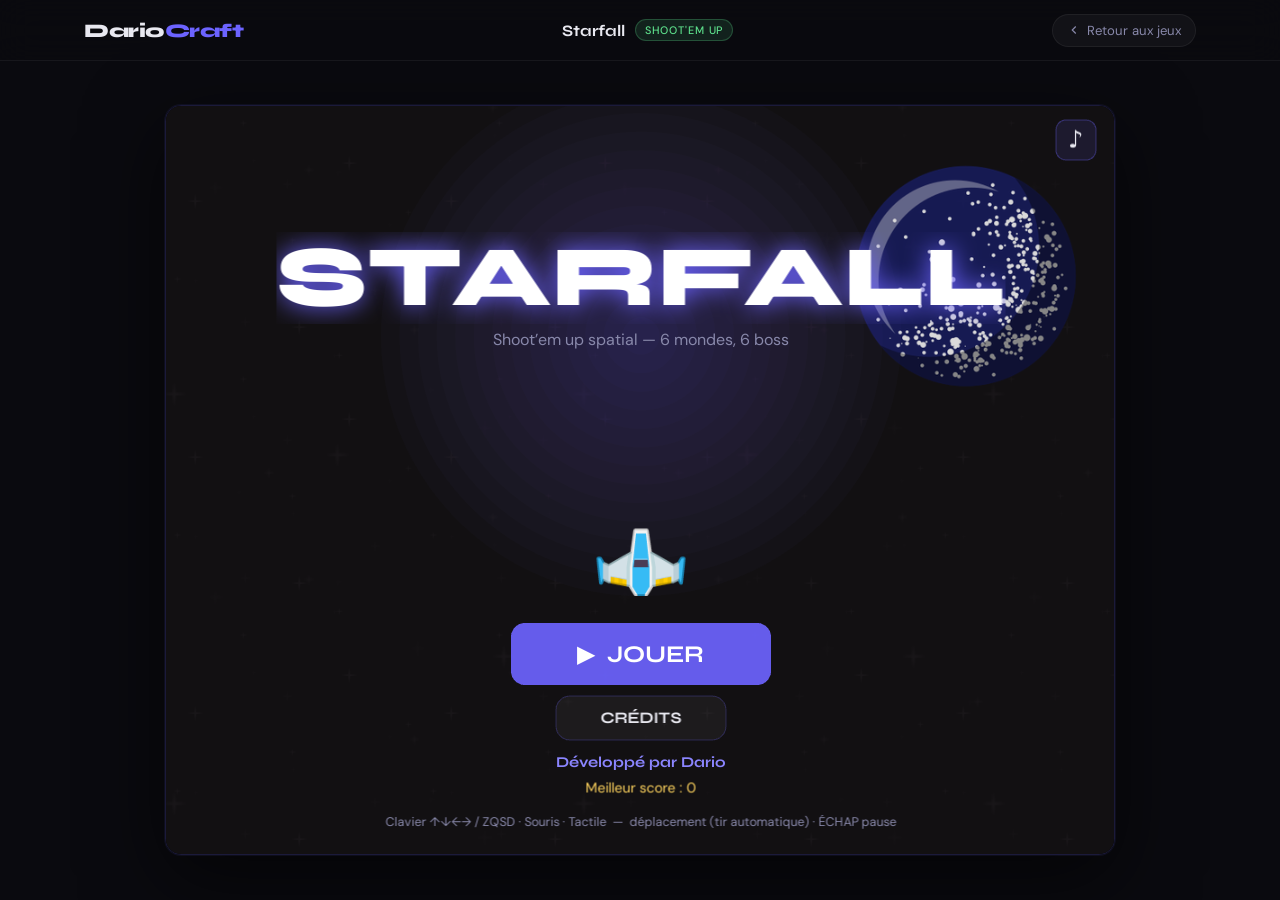
<file: games/starfall/index.html>
<!DOCTYPE html>
<html lang="fr">
<head>
  <meta charset="UTF-8" />
  <meta name="viewport" content="width=device-width, initial-scale=1.0" />
  <title>Starfall — DarioCraft</title>
  <link rel="preconnect" href="https://fonts.googleapis.com" />
  <link rel="preconnect" href="https://fonts.gstatic.com" crossorigin />
  <link href="https://fonts.googleapis.com/css2?family=Syne:wght@700;800&family=DM+Sans:wght@400;500;700&display=swap" rel="stylesheet" />
  <style>
    *, *::before, *::after { box-sizing: border-box; margin: 0; padding: 0; }

    :root {
      --bg:         #0a0a0f;
      --accent:     #6C63FF;
      --accent-2:   #8b85ff;
      --text:       #e8e8f0;
      --text-muted: #8888aa;
      --border-2:   rgba(255,255,255,0.06);
      --transition: 0.25s cubic-bezier(0.4,0,0.2,1);
    }

    html, body {
      height: 100%;
      font-family: 'DM Sans', sans-serif;
      background: var(--bg);
      color: var(--text);
      overflow: hidden;
    }

    /* ── NAVBAR ── */
    .navbar {
      position: fixed;
      top: 0; left: 0; right: 0;
      z-index: 50;
      background: rgba(10,10,15,0.9);
      backdrop-filter: blur(16px);
      -webkit-backdrop-filter: blur(16px);
      border-bottom: 1px solid var(--border-2);
    }
    .nav-inner {
      display: flex;
      align-items: center;
      justify-content: space-between;
      max-width: 1160px;
      margin: 0 auto;
      padding: 0 24px;
      height: 60px;
      gap: 16px;
    }
    .nav-logo {
      font-family: 'Syne', sans-serif;
      font-weight: 800;
      font-size: 1.2rem;
      color: var(--text);
      text-decoration: none;
      letter-spacing: -0.5px;
      flex-shrink: 0;
    }
    .nav-logo span { color: var(--accent); }

    .nav-center {
      display: flex;
      align-items: center;
      gap: 10px;
    }
    .nav-game-name {
      font-family: 'Syne', sans-serif;
      font-weight: 700;
      font-size: 1rem;
      color: var(--text);
    }
    .nav-tag {
      font-size: 0.68rem;
      font-weight: 500;
      letter-spacing: 0.08em;
      text-transform: uppercase;
      padding: 3px 9px;
      border-radius: 50px;
      background: rgba(93,222,139,0.12);
      color: #5dde8b;
      border: 1px solid rgba(93,222,139,0.25);
    }
    .nav-back {
      display: inline-flex;
      align-items: center;
      gap: 6px;
      font-size: 0.82rem;
      color: var(--text-muted);
      text-decoration: none;
      padding: 7px 14px;
      border-radius: 50px;
      border: 1px solid var(--border-2);
      background: rgba(255,255,255,0.04);
      transition: var(--transition);
      flex-shrink: 0;
    }
    .nav-back:hover {
      color: var(--text);
      border-color: rgba(108,99,255,0.3);
      background: rgba(108,99,255,0.07);
    }

    /* ── GAME AREA ── */
    .game-wrapper {
      position: fixed;
      top: 60px; left: 0; right: 0; bottom: 0;
      display: flex;
      align-items: center;
      justify-content: center;
      background: var(--bg);
    }
    .game-glow {
      position: absolute;
      width: 800px;
      height: 600px;
      background: radial-gradient(ellipse, rgba(108,99,255,0.1) 0%, transparent 70%);
      pointer-events: none;
    }
    .game-canvas-wrapper {
      position: relative;
      z-index: 1;
      border-radius: 16px;
      overflow: hidden;
      border: 1px solid rgba(108,99,255,0.18);
      box-shadow: 0 0 0 1px rgba(108,99,255,0.08), 0 24px 80px rgba(0,0,0,0.6);
      width: 950px;
      height: 750px;
    }
    /* Le div Phaser s'y attache (canvas mis à l'échelle en mode FIT) */
    #game {
      width: 950px;
      height: 750px;
      background: #0a0a0f;
    }

    /* Réduction proportionnelle (ratio 950:750) selon la hauteur dispo */
    @media (max-height: 840px) {
      .game-canvas-wrapper, #game { width: 836px; height: 660px; }
    }
    @media (max-height: 740px) {
      .game-canvas-wrapper, #game { width: 709px; height: 560px; }
    }
    @media (max-height: 640px) {
      .game-canvas-wrapper, #game { width: 583px; height: 460px; }
    }
    /* Écrans étroits : on ajuste sur la largeur en gardant le ratio */
    @media (max-width: 1000px) {
      .game-canvas-wrapper, #game {
        width: calc(100vw - 24px);
        height: calc((100vw - 24px) * 750 / 950);
      }
      .nav-game-name { display: none; }
    }
  </style>
</head>
<body>

  <!-- NAVBAR -->
  <header class="navbar">
    <div class="nav-inner">
      <a href="../../index.html" class="nav-logo">Dario<span>Craft</span></a>
      <div class="nav-center">
        <span class="nav-game-name">Starfall</span>
        <span class="nav-tag">Shoot'em up</span>
      </div>
      <a href="../../index.html#jeux" class="nav-back">
        <svg viewBox="0 0 24 24" fill="none" stroke="currentColor" stroke-width="2" width="14" height="14">
          <polyline points="15 18 9 12 15 6"/>
        </svg>
        Retour aux jeux
      </a>
    </div>
  </header>

  <!-- JEU -->
  <div class="game-wrapper">
    <div class="game-glow"></div>
    <div class="game-canvas-wrapper">
      <!-- Phaser attache le canvas ici via parent:'game' -->
      <div id="game"></div>
    </div>
  </div>

  <!--
    MISE À JOUR DU JEU :
    1. Dans le dossier source (F:\Projets IA\Space Fighter), exécuter : npm run build
    2. Remplacer game/assets/space-fighter.js par le nouveau dist/assets/space-fighter.js
    3. Si des assets ont changé : recopier public/game/assets/* dans game/assets/
  -->
  <script src="game/assets/space-fighter.js"></script>

</body>
</html>
</file>
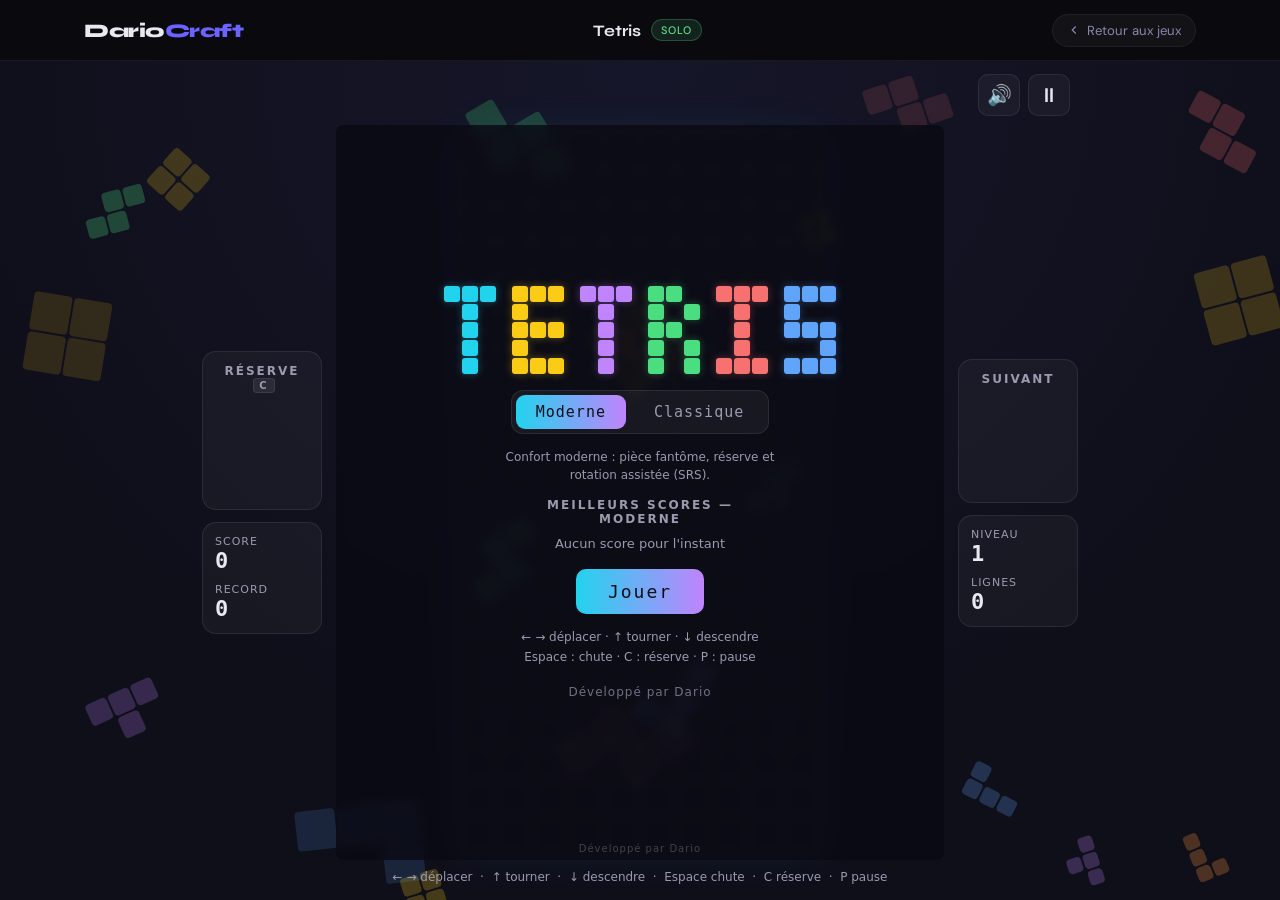
<file: games/tetris/index.html>
<!DOCTYPE html>
<html lang="fr">
<head>
  <meta charset="UTF-8" />
  <meta name="viewport" content="width=device-width, initial-scale=1.0" />
  <title>Tetris — DarioCraft</title>
  <link rel="preconnect" href="https://fonts.googleapis.com" />
  <link rel="preconnect" href="https://fonts.gstatic.com" crossorigin />
  <link href="https://fonts.googleapis.com/css2?family=Syne:wght@700;800&family=DM+Sans:wght@400;500;700&display=swap" rel="stylesheet" />
  <style>
    *, *::before, *::after { box-sizing: border-box; margin: 0; padding: 0; }

    :root {
      --bg:         #0a0a0f;
      --accent:     #6C63FF;
      --accent-2:   #8b85ff;
      --text:       #e8e8f0;
      --text-muted: #8888aa;
      --border-2:   rgba(255,255,255,0.06);
      --transition: 0.25s cubic-bezier(0.4,0,0.2,1);
    }

    html, body {
      height: 100%;
      font-family: 'DM Sans', sans-serif;
      background: var(--bg);
      color: var(--text);
      overflow: hidden;
    }

    /* ── NAVBAR ── */
    .navbar {
      position: fixed;
      top: 0; left: 0; right: 0;
      z-index: 50;
      background: rgba(10,10,15,0.9);
      backdrop-filter: blur(16px);
      -webkit-backdrop-filter: blur(16px);
      border-bottom: 1px solid var(--border-2);
    }
    .nav-inner {
      display: flex;
      align-items: center;
      justify-content: space-between;
      max-width: 1160px;
      margin: 0 auto;
      padding: 0 24px;
      height: 60px;
      gap: 16px;
    }
    .nav-logo {
      font-family: 'Syne', sans-serif;
      font-weight: 800;
      font-size: 1.2rem;
      color: var(--text);
      text-decoration: none;
      letter-spacing: -0.5px;
      flex-shrink: 0;
    }
    .nav-logo span { color: var(--accent); }

    .nav-center {
      display: flex;
      align-items: center;
      gap: 10px;
    }
    .nav-game-name {
      font-family: 'Syne', sans-serif;
      font-weight: 700;
      font-size: 1rem;
      color: var(--text);
    }
    .nav-tag {
      font-size: 0.68rem;
      font-weight: 500;
      letter-spacing: 0.08em;
      text-transform: uppercase;
      padding: 3px 9px;
      border-radius: 50px;
      background: rgba(93,222,139,0.12);
      color: #5dde8b;
      border: 1px solid rgba(93,222,139,0.25);
    }
    .nav-back {
      display: inline-flex;
      align-items: center;
      gap: 6px;
      font-size: 0.82rem;
      color: var(--text-muted);
      text-decoration: none;
      padding: 7px 14px;
      border-radius: 50px;
      border: 1px solid var(--border-2);
      background: rgba(255,255,255,0.04);
      transition: var(--transition);
      flex-shrink: 0;
    }
    .nav-back:hover {
      color: var(--text);
      border-color: rgba(108,99,255,0.3);
      background: rgba(108,99,255,0.07);
    }

    /* ── ZONE DE JEU ── */
    .game-wrapper {
      position: fixed;
      top: 60px; left: 0; right: 0; bottom: 0;
      background: var(--bg);
    }
    /* Le jeu Tetris (page autonome, responsive plein écran) est embarqué en iframe */
    .game-frame {
      width: 100%;
      height: 100%;
      border: 0;
      display: block;
    }

    @media (max-width: 740px) {
      .nav-game-name { display: none; }
    }
  </style>
</head>
<body>

  <!-- NAVBAR -->
  <header class="navbar">
    <div class="nav-inner">
      <a href="../../index.html" class="nav-logo">Dario<span>Craft</span></a>
      <div class="nav-center">
        <span class="nav-game-name">Tetris</span>
        <span class="nav-tag">Solo</span>
      </div>
      <a href="../../index.html#jeux" class="nav-back">
        <svg viewBox="0 0 24 24" fill="none" stroke="currentColor" stroke-width="2" width="14" height="14">
          <polyline points="15 18 9 12 15 6"/>
        </svg>
        Retour aux jeux
      </a>
    </div>
  </header>

  <!-- JEU (page autonome dans game/) -->
  <div class="game-wrapper">
    <iframe class="game-frame" title="Tetris" allow="autoplay"></iframe>
  </div>

  <script>
    // Résout "game/index.html" par rapport au dossier de CETTE page, que
    // l'URL ait un slash final ou non, ou se termine par index.html
    // (compatible serveur de dev "serve" ET GitHub Pages).
    (function () {
      var base = location.href.split(/[?#]/)[0].replace(/index\.html?$/i, '');
      if (!base.endsWith('/')) base += '/';
      document.querySelector('.game-frame').src = base + 'game/index.html';
    })();
  </script>

</body>
</html>
</file>
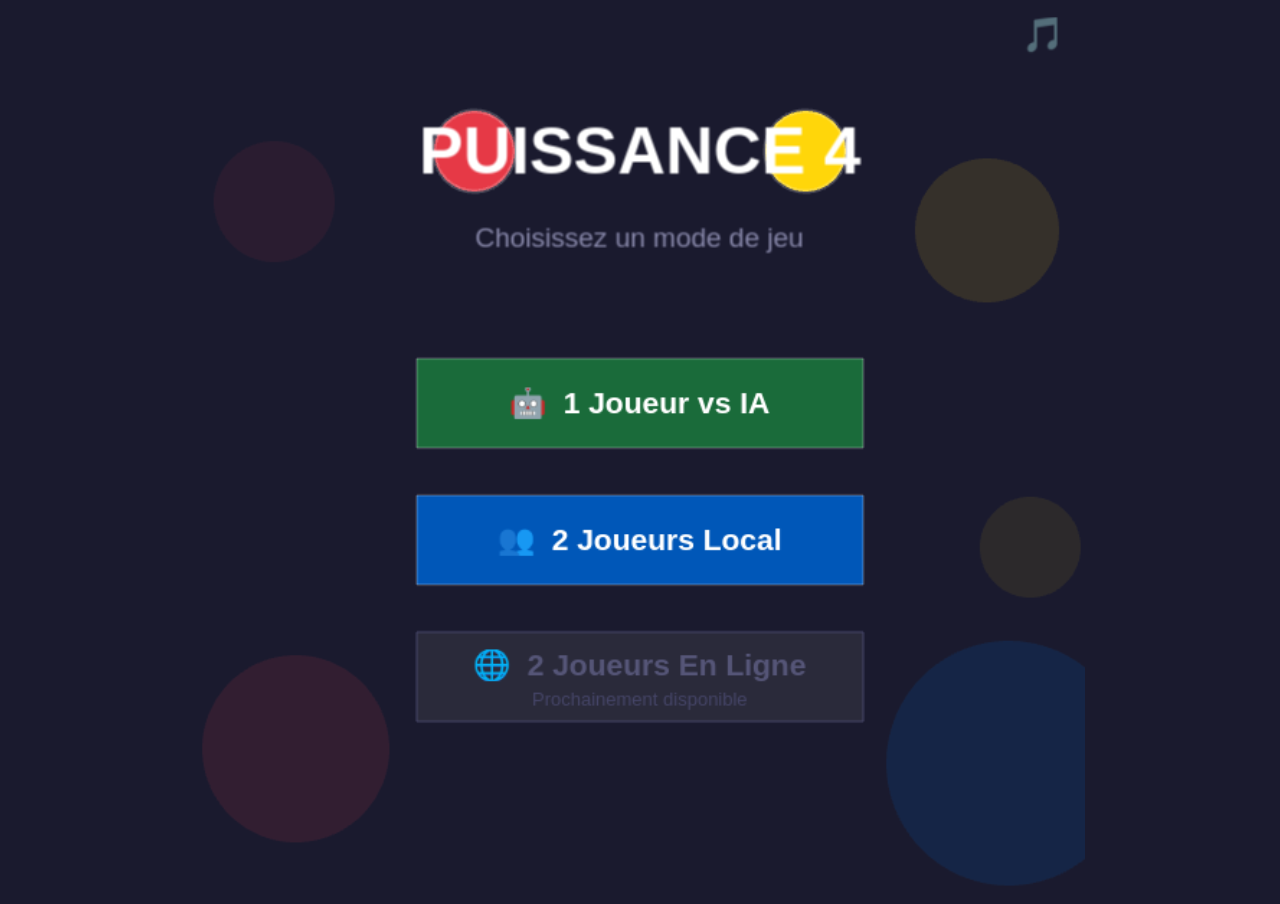
<file: games/puissance4/game/index.html>
<!doctype html>
<html lang="fr">
<head>
  <meta charset="UTF-8" />
  <meta name="viewport" content="width=device-width, initial-scale=1.0" />
  <style>
    * { margin: 0; padding: 0; box-sizing: border-box; }
    body { background: #1a1a2e; overflow: hidden; }
    #game { width: 100vw; height: 100vh; }
  </style>
</head>
<body>
  <div id="game"></div>
  <script src="assets/puissance4.js"></script>
</body>
</html>
</file>
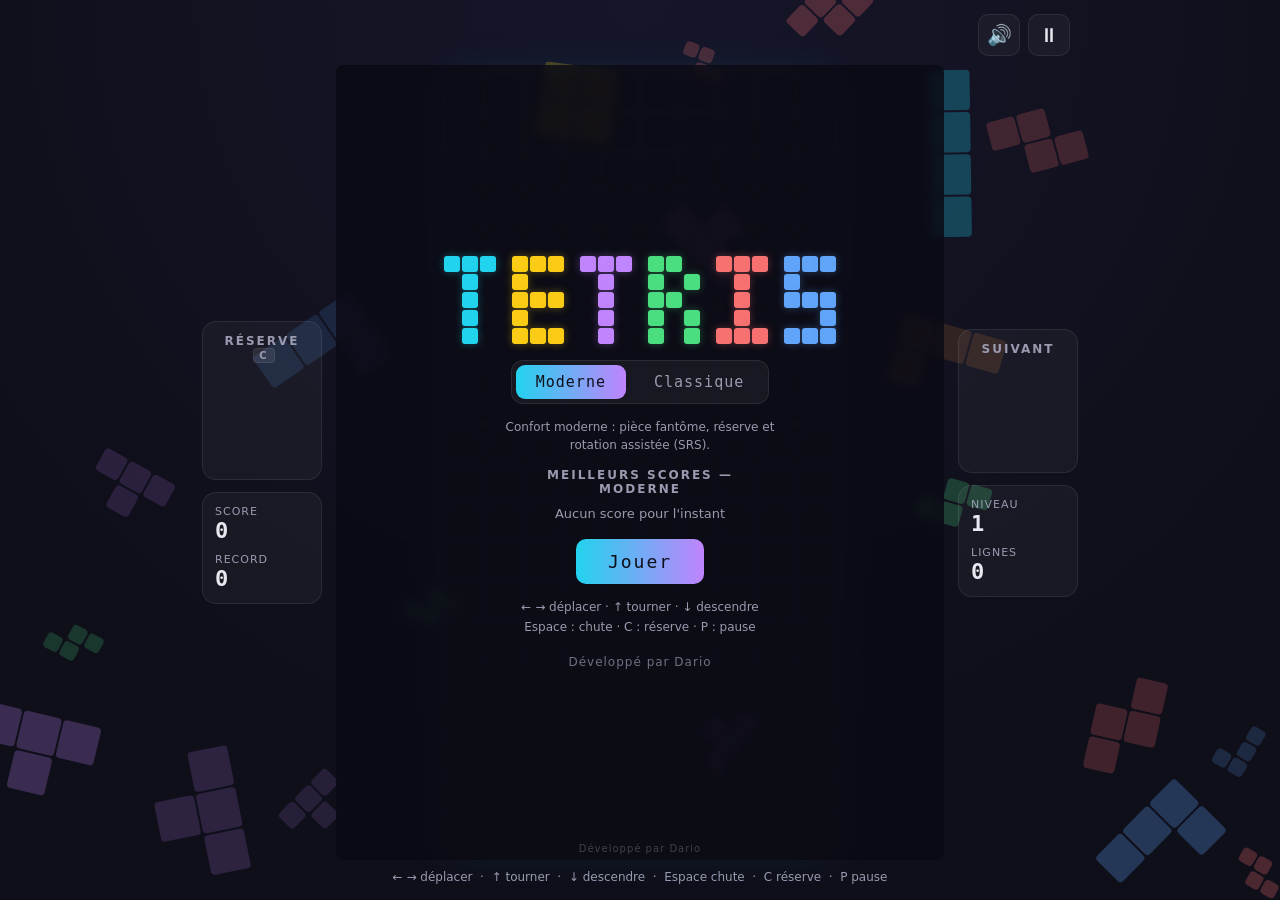
<file: games/tetris/game/index.html>
<!DOCTYPE html>
<html lang="fr">
<head>
  <meta charset="UTF-8" />
  <meta name="viewport" content="width=device-width, initial-scale=1.0, maximum-scale=1.0, user-scalable=no" />
  <meta name="theme-color" content="#0f0f1a" />
  <title>Tetris — DarioCraft</title>
  <link rel="stylesheet" href="css/style.css" />
</head>
<body>
  <canvas id="bg" class="bg-canvas"></canvas>
  <div class="app">
    <header class="topbar">
      <div id="topbar-logo" class="topbar-logo"></div>
      <div class="top-actions">
        <button id="mute-btn" class="icon-btn" title="Son (M)">🔊</button>
        <button id="pause-btn" class="icon-btn" title="Pause (P)">⏸</button>
      </div>
    </header>

    <main class="playfield">
      <!-- Colonne gauche : HOLD + stats -->
      <aside class="side side-left">
        <div class="panel panel-hold">
          <h3>Réserve <span class="key-hint">C</span></h3>
          <canvas id="hold" width="96" height="96"></canvas>
        </div>
        <div class="panel stats">
          <div class="stat"><span>Score</span><b id="score">0</b></div>
          <div class="stat"><span>Record</span><b id="best">0</b></div>
        </div>
      </aside>

      <!-- Plateau central -->
      <div class="board-wrap">
        <canvas id="board"></canvas>
        <span class="credit-ingame">Développé par Dario</span>
        <div id="overlay" class="overlay hidden"></div>
      </div>

      <!-- Colonne droite : NEXT + niveau/lignes -->
      <aside class="side side-right">
        <div class="panel">
          <h3>Suivant</h3>
          <canvas id="next" width="96" height="96"></canvas>
        </div>
        <div class="panel stats">
          <div class="stat"><span>Niveau</span><b id="level">1</b></div>
          <div class="stat"><span>Lignes</span><b id="lines">0</b></div>
        </div>
      </aside>
    </main>

    <footer class="hint-bar">
      ← → déplacer &nbsp;·&nbsp; ↑ tourner &nbsp;·&nbsp; ↓ descendre &nbsp;·&nbsp; Espace chute &nbsp;·&nbsp; C réserve &nbsp;·&nbsp; P pause
    </footer>
  </div>

  <script type="module" src="js/main.js"></script>
</body>
</html>
</file>
<file: css/style.css>
/* ============================================
   RESET & BASE
   ============================================ */
*, *::before, *::after {
  box-sizing: border-box;
  margin: 0;
  padding: 0;
}

:root {
  --bg:        #0a0a0f;
  --bg-2:      #0f0f18;
  --bg-card:   #12121e;
  --bg-card-2: #16162a;
  --accent:    #6C63FF;
  --accent-2:  #8b85ff;
  --accent-glow: rgba(108, 99, 255, 0.25);
  --text:      #e8e8f0;
  --text-muted:#8888aa;
  --border:    rgba(108, 99, 255, 0.15);
  --border-2:  rgba(255, 255, 255, 0.06);
  --radius:    14px;
  --radius-sm: 8px;
  --transition: 0.25s cubic-bezier(0.4, 0, 0.2, 1);
}

html {
  scroll-behavior: smooth;
  scroll-padding-top: 72px;
}

body {
  font-family: 'DM Sans', sans-serif;
  background: var(--bg);
  color: var(--text);
  line-height: 1.65;
  font-size: 16px;
  overflow-x: hidden;
}

h1, h2, h3, h4 {
  font-family: 'Syne', sans-serif;
  line-height: 1.15;
}

a {
  text-decoration: none;
  color: inherit;
}

img {
  display: block;
  max-width: 100%;
}

/* ============================================
   UTILITY
   ============================================ */
.container {
  max-width: 1160px;
  margin: 0 auto;
  padding: 0 24px;
}

/* ============================================
   BUTTONS
   ============================================ */
.btn {
  display: inline-flex;
  align-items: center;
  gap: 8px;
  font-family: 'DM Sans', sans-serif;
  font-weight: 500;
  font-size: 0.9rem;
  border-radius: 50px;
  padding: 12px 26px;
  cursor: pointer;
  border: none;
  transition: var(--transition);
  white-space: nowrap;
}

.btn-primary {
  background: var(--accent);
  color: #fff;
  box-shadow: 0 0 20px rgba(108, 99, 255, 0.35);
}
.btn-primary:hover {
  background: var(--accent-2);
  box-shadow: 0 0 30px rgba(108, 99, 255, 0.55);
  transform: translateY(-2px);
}

.btn-outline {
  background: transparent;
  color: var(--accent);
  border: 1.5px solid var(--accent);
}
.btn-outline:hover {
  background: var(--accent);
  color: #fff;
  box-shadow: 0 0 20px rgba(108, 99, 255, 0.4);
}

.btn-ghost {
  background: rgba(255, 255, 255, 0.06);
  color: var(--text);
  border: 1.5px solid var(--border-2);
}
.btn-ghost:hover {
  background: rgba(255, 255, 255, 0.1);
  border-color: rgba(108, 99, 255, 0.3);
}

.btn-sm {
  font-size: 0.8rem;
  padding: 8px 18px;
}

.btn-lg {
  font-size: 1rem;
  padding: 16px 38px;
}

.btn--disabled {
  opacity: 0.4;
  cursor: not-allowed;
  pointer-events: none;
}

/* ============================================
   NAVBAR
   ============================================ */
.navbar {
  position: fixed;
  top: 0;
  left: 0;
  right: 0;
  z-index: 100;
  transition: background var(--transition), backdrop-filter var(--transition), border-color var(--transition);
  border-bottom: 1px solid transparent;
}

.navbar.scrolled {
  background: rgba(10, 10, 15, 0.85);
  backdrop-filter: blur(16px);
  -webkit-backdrop-filter: blur(16px);
  border-color: var(--border-2);
}

.nav-inner {
  display: flex;
  align-items: center;
  justify-content: space-between;
  max-width: 1160px;
  margin: 0 auto;
  padding: 0 24px;
  height: 68px;
}

.nav-logo {
  font-family: 'Syne', sans-serif;
  font-weight: 800;
  font-size: 1.3rem;
  color: var(--text);
  letter-spacing: -0.5px;
}
.nav-logo span {
  color: var(--accent);
}

.nav-links {
  display: flex;
  align-items: center;
  gap: 36px;
}

.nav-links a {
  font-size: 0.9rem;
  color: var(--text-muted);
  font-weight: 400;
  transition: color var(--transition);
  position: relative;
}
.nav-links a::after {
  content: '';
  position: absolute;
  bottom: -3px;
  left: 0;
  width: 0;
  height: 2px;
  background: var(--accent);
  border-radius: 2px;
  transition: width var(--transition);
}
.nav-links a:hover { color: var(--text); }
.nav-links a:hover::after { width: 100%; }

.nav-burger {
  display: none;
  flex-direction: column;
  gap: 5px;
  background: none;
  border: none;
  cursor: pointer;
  padding: 6px;
}
.nav-burger span {
  display: block;
  width: 22px;
  height: 2px;
  background: var(--text);
  border-radius: 2px;
  transition: var(--transition);
}
.nav-burger.open span:nth-child(1) {
  transform: translateY(7px) rotate(45deg);
}
.nav-burger.open span:nth-child(2) {
  opacity: 0;
}
.nav-burger.open span:nth-child(3) {
  transform: translateY(-7px) rotate(-45deg);
}

.nav-mobile {
  display: none;
  flex-direction: column;
  padding: 16px 24px 20px;
  border-top: 1px solid var(--border-2);
  background: rgba(10, 10, 15, 0.97);
  backdrop-filter: blur(16px);
  gap: 4px;
}
.nav-mobile.open { display: flex; }
.mobile-link {
  padding: 10px 0;
  color: var(--text-muted);
  font-size: 0.95rem;
  border-bottom: 1px solid var(--border-2);
  transition: color var(--transition);
}
.mobile-link:hover { color: var(--text); }
.mobile-contact {
  color: var(--accent);
  font-weight: 500;
  border: none;
  margin-top: 8px;
}

/* ============================================
   HERO
   ============================================ */
.hero {
  min-height: 100vh;
  display: flex;
  align-items: center;
  justify-content: center;
  position: relative;
  padding: 120px 24px 80px;
  text-align: center;
  overflow: hidden;
}

.hero-bg {
  position: absolute;
  inset: 0;
  pointer-events: none;
}

.glow {
  position: absolute;
  border-radius: 50%;
  filter: blur(100px);
  pointer-events: none;
}
.glow-1 {
  width: 600px;
  height: 600px;
  background: rgba(108, 99, 255, 0.18);
  top: -100px;
  left: 50%;
  transform: translateX(-50%);
}
.glow-2 {
  width: 400px;
  height: 400px;
  background: rgba(108, 99, 255, 0.08);
  bottom: 0;
  right: -100px;
}

.hero-content {
  position: relative;
  z-index: 1;
  max-width: 720px;
}

.hero-eyebrow {
  font-size: 0.8rem;
  letter-spacing: 0.18em;
  text-transform: uppercase;
  color: var(--accent);
  font-weight: 500;
  margin-bottom: 20px;
}

.hero-title {
  font-size: clamp(2.8rem, 7vw, 5.2rem);
  font-weight: 800;
  color: var(--text);
  margin-bottom: 24px;
  letter-spacing: -1.5px;
}
.hero-title span {
  background: linear-gradient(135deg, var(--accent), var(--accent-2));
  -webkit-background-clip: text;
  -webkit-text-fill-color: transparent;
  background-clip: text;
}

.hero-subtitle {
  font-size: 1.1rem;
  color: var(--text-muted);
  max-width: 520px;
  margin: 0 auto 40px;
  font-weight: 300;
  line-height: 1.75;
}

.hero-actions {
  display: flex;
  align-items: center;
  justify-content: center;
  gap: 14px;
  flex-wrap: wrap;
}

.hero-scroll-hint {
  position: absolute;
  bottom: 36px;
  left: 50%;
  transform: translateX(-50%);
}
.hero-scroll-hint span {
  display: block;
  width: 20px;
  height: 32px;
  border: 2px solid var(--border);
  border-radius: 20px;
  position: relative;
}
.hero-scroll-hint span::after {
  content: '';
  display: block;
  width: 4px;
  height: 8px;
  background: var(--accent);
  border-radius: 2px;
  position: absolute;
  top: 5px;
  left: 50%;
  transform: translateX(-50%);
  animation: scrollDown 1.6s ease infinite;
}

@keyframes scrollDown {
  0%   { opacity: 1; top: 5px; }
  100% { opacity: 0; top: 16px; }
}

/* ============================================
   SECTIONS
   ============================================ */
.section {
  padding: 100px 0;
}

.section--alt {
  background: var(--bg-2);
}

.section-header {
  text-align: center;
  margin-bottom: 60px;
}

.section-label {
  font-size: 0.75rem;
  letter-spacing: 0.18em;
  text-transform: uppercase;
  color: var(--accent);
  font-weight: 500;
  margin-bottom: 12px;
}

.section-title {
  font-size: clamp(1.8rem, 4vw, 2.8rem);
  font-weight: 700;
  color: var(--text);
  margin-bottom: 14px;
  letter-spacing: -0.8px;
}

.section-desc {
  font-size: 1rem;
  color: var(--text-muted);
  max-width: 480px;
  margin: 0 auto;
}

/* ============================================
   CARDS GRID
   ============================================ */
.cards-grid {
  display: grid;
  gap: 20px;
}

.cards-grid--2 {
  grid-template-columns: repeat(2, 1fr);
}

.cards-grid--4 {
  grid-template-columns: repeat(4, 1fr);
}

.cards-grid--games {
  grid-template-columns: repeat(3, 1fr);
}

/* ============================================
   CARD BASE
   ============================================ */
.card {
  background: var(--bg-card);
  border: 1px solid var(--border-2);
  border-radius: var(--radius);
  padding: 28px;
  display: flex;
  flex-direction: column;
  gap: 14px;
  position: relative;
  transition: border-color var(--transition), transform var(--transition), box-shadow var(--transition);
  overflow: hidden;
}

.card::before {
  content: '';
  position: absolute;
  inset: 0;
  border-radius: var(--radius);
  background: linear-gradient(135deg, rgba(108, 99, 255, 0.05) 0%, transparent 60%);
  opacity: 0;
  transition: opacity var(--transition);
  pointer-events: none;
}

.card:hover {
  border-color: rgba(108, 99, 255, 0.35);
  transform: translateY(-4px);
  box-shadow: 0 12px 40px rgba(0, 0, 0, 0.35);
}
.card:hover::before {
  opacity: 1;
}

.card-badge {
  position: absolute;
  top: 16px;
  right: 16px;
  font-size: 0.7rem;
  font-weight: 500;
  letter-spacing: 0.08em;
  text-transform: uppercase;
  padding: 4px 10px;
  border-radius: 50px;
  background: rgba(108, 99, 255, 0.15);
  color: var(--accent-2);
  border: 1px solid rgba(108, 99, 255, 0.25);
}

.card-badge--play {
  background: rgba(39, 174, 96, 0.15);
  color: #5dde8b;
  border-color: rgba(39, 174, 96, 0.3);
}

.card-badge--soon {
  background: rgba(255, 165, 0, 0.1);
  color: #ffb74d;
  border-color: rgba(255, 165, 0, 0.2);
}

.card-title {
  font-size: 1.15rem;
  font-weight: 700;
  color: var(--text);
}

.card-meta {
  font-size: 0.8rem;
  color: var(--text-muted);
  margin-top: -8px;
}

.card-desc {
  font-size: 0.875rem;
  color: var(--text-muted);
  line-height: 1.65;
  flex: 1;
}

/* Software card icon */
.card-icon {
  width: 44px;
  height: 44px;
  background: rgba(108, 99, 255, 0.12);
  border-radius: var(--radius-sm);
  display: flex;
  align-items: center;
  justify-content: center;
  color: var(--accent);
}
.card-icon svg {
  width: 22px;
  height: 22px;
}

.card-tags {
  display: flex;
  gap: 8px;
  flex-wrap: wrap;
}

.tag {
  font-size: 0.72rem;
  padding: 3px 10px;
  border-radius: 50px;
  background: rgba(255, 255, 255, 0.05);
  color: var(--text-muted);
  border: 1px solid var(--border-2);
}

.card-content {
  display: flex;
  flex-direction: column;
  gap: 6px;
  flex: 1;
}

.card-footer {
  margin-top: 4px;
}

/* Featured card */
.card--featured {
  border-color: rgba(108, 99, 255, 0.25);
  background: linear-gradient(145deg, #14142a, var(--bg-card));
}

/* Soon card */
.card--soon {
  border-style: dashed;
  border-color: rgba(255, 255, 255, 0.08);
  align-items: center;
  text-align: center;
  justify-content: center;
  min-height: 200px;
  background: transparent;
}
.card--soon:hover {
  border-color: rgba(108, 99, 255, 0.3);
}

.card-soon-icon {
  width: 52px;
  height: 52px;
  border-radius: 50%;
  background: rgba(255, 255, 255, 0.04);
  border: 1px solid var(--border-2);
  display: flex;
  align-items: center;
  justify-content: center;
  color: var(--text-muted);
}
.card-soon-icon svg {
  width: 24px;
  height: 24px;
}
.card--soon .card-title {
  color: var(--text-muted);
}

/* Game cards */
.card--game {
  text-align: center;
  align-items: center;
  padding: 32px 20px;
}

.card-game-icon {
  width: 56px;
  height: 56px;
  background: rgba(108, 99, 255, 0.1);
  border-radius: 14px;
  display: flex;
  align-items: center;
  justify-content: center;
  color: var(--accent);
  margin-bottom: 4px;
}
.card-game-icon svg {
  width: 28px;
  height: 28px;
}

.card--playable .card-game-icon {
  background: rgba(93, 222, 139, 0.1);
  color: #5dde8b;
}

.card--coming {
  opacity: 0.7;
}
.card--coming:hover {
  opacity: 1;
}

/* ============================================
   ABOUT
   ============================================ */
.about-layout {
  display: grid;
  grid-template-columns: 1fr 1fr;
  gap: 80px;
  align-items: center;
}

.about-desc {
  font-size: 1rem;
  color: var(--text-muted);
  line-height: 1.8;
  margin-bottom: 16px;
}

.about-stack {
  display: flex;
  flex-wrap: wrap;
  gap: 10px;
  margin-top: 28px;
}

.stack-tag {
  font-size: 0.8rem;
  padding: 6px 14px;
  border-radius: 50px;
  border: 1.5px solid var(--border);
  color: var(--accent-2);
  background: rgba(108, 99, 255, 0.07);
  font-weight: 500;
}

.about-visual {
  display: flex;
  justify-content: center;
}

.about-card-inner {
  width: 100%;
  max-width: 380px;
}

.code-snippet {
  background: #0d0d1a;
  border: 1px solid var(--border);
  border-radius: var(--radius);
  overflow: hidden;
  box-shadow: 0 20px 60px rgba(0, 0, 0, 0.5), 0 0 0 1px rgba(108, 99, 255, 0.1);
}

.code-dots {
  display: flex;
  gap: 7px;
  padding: 14px 16px;
  border-bottom: 1px solid var(--border-2);
}
.code-dots span {
  width: 10px;
  height: 10px;
  border-radius: 50%;
  background: rgba(255, 255, 255, 0.12);
}
.code-dots span:nth-child(1) { background: #ff5f57; }
.code-dots span:nth-child(2) { background: #ffbd2e; }
.code-dots span:nth-child(3) { background: #28c840; }

.code-snippet pre {
  padding: 20px 22px;
  font-family: 'Courier New', monospace;
  font-size: 0.85rem;
  line-height: 1.9;
  overflow-x: auto;
}

.c-purple { color: #c084fc; }
.c-blue   { color: #60a5fa; }
.c-green  { color: #86efac; }
.c-white  { color: #e8e8f0; }

/* ============================================
   CONTACT
   ============================================ */
.section--contact {
  background: transparent;
}

.contact-box {
  position: relative;
  text-align: center;
  background: var(--bg-card);
  border: 1px solid var(--border);
  border-radius: 20px;
  padding: 80px 40px;
  overflow: hidden;
}

.glow-contact {
  width: 500px;
  height: 300px;
  background: rgba(108, 99, 255, 0.12);
  top: 50%;
  left: 50%;
  transform: translate(-50%, -50%);
  filter: blur(80px);
}

.contact-title {
  font-size: clamp(1.6rem, 3.5vw, 2.4rem);
  font-weight: 700;
  color: var(--text);
  margin-bottom: 14px;
  position: relative;
  z-index: 1;
}

.contact-desc {
  font-size: 1rem;
  color: var(--text-muted);
  margin-bottom: 36px;
  position: relative;
  z-index: 1;
}

.contact-box .section-label {
  position: relative;
  z-index: 1;
}

.contact-box .btn {
  position: relative;
  z-index: 1;
}

/* ============================================
   FOOTER
   ============================================ */
.footer {
  border-top: 1px solid var(--border-2);
  padding: 30px 0;
}

.footer-inner {
  display: flex;
  align-items: center;
  justify-content: space-between;
  gap: 20px;
  flex-wrap: wrap;
}

.footer-copy {
  font-size: 0.8rem;
  color: var(--text-muted);
}

.footer-links {
  display: flex;
  gap: 24px;
}

.footer-links a {
  font-size: 0.8rem;
  color: var(--text-muted);
  transition: color var(--transition);
}
.footer-links a:hover { color: var(--text); }

/* ============================================
   ANIMATIONS
   ============================================ */
.fade-in {
  opacity: 0;
  transform: translateY(24px);
  transition: opacity 0.6s ease, transform 0.6s ease;
}

.fade-in.visible {
  opacity: 1;
  transform: translateY(0);
}

/* ============================================
   RESPONSIVE
   ============================================ */
@media (max-width: 960px) {
  .cards-grid--4 {
    grid-template-columns: repeat(2, 1fr);
  }

  .cards-grid--games {
    grid-template-columns: repeat(2, 1fr);
  }

  .about-layout {
    grid-template-columns: 1fr;
    gap: 48px;
  }

  .about-visual {
    order: -1;
  }
}

@media (max-width: 700px) {
  .nav-links, .navbar > .nav-inner > .btn { display: none; }
  .nav-burger { display: flex; }

  .cards-grid--2 {
    grid-template-columns: 1fr;
  }

  .cards-grid--games {
    grid-template-columns: 1fr;
  }

  .cards-grid--4 {
    grid-template-columns: 1fr;
  }

  .hero-title {
    letter-spacing: -1px;
  }

  .section {
    padding: 72px 0;
  }

  .contact-box {
    padding: 52px 24px;
  }

  .footer-inner {
    flex-direction: column;
    align-items: center;
    text-align: center;
  }
}

@media (max-width: 440px) {
  .hero-actions {
    flex-direction: column;
    width: 100%;
  }
  .hero-actions .btn {
    width: 100%;
    justify-content: center;
  }
}
</file>
<file: games/tetris/game/css/style.css>
/* ============================================================
   TETRIS — DarioCraft — feuille de style
   Look moderne épuré, âme rétro (police blocked.ttf Game Boy)
   ============================================================ */

@font-face {
  font-family: 'Blocked';
  src: url('../assets/fonts/blocked.ttf') format('truetype');
  font-display: swap;
}

:root {
  --bg: #0f0f1a;
  --bg-2: #16162a;
  --panel: rgba(255, 255, 255, 0.04);
  --panel-border: rgba(255, 255, 255, 0.08);
  --text: #e8e8f0;
  --text-dim: #9a9ab0;
  --accent: #22d3ee;
  --accent-2: #c084fc;
}

* { box-sizing: border-box; margin: 0; padding: 0; }

html, body {
  height: 100%;
  color: var(--text);
  font-family: 'Segoe UI', system-ui, sans-serif;
  overflow: hidden;
  user-select: none;
  -webkit-user-select: none;
  touch-action: none;
}
/* Le dégradé de base va sur html pour que le canvas de fond (z-index 0)
   s'affiche PAR-DESSUS, sinon le fond du body masquait les tétrominos. */
html {
  background: radial-gradient(circle at 50% 0%, var(--bg-2), var(--bg) 70%);
}
body { background: transparent; }

.app {
  position: relative;
  z-index: 1;             /* contenu au-dessus du fond animé */
  height: 100%;
  display: flex;
  flex-direction: column;
  max-width: 900px;
  margin: 0 auto;
  padding: 12px;
}

/* ---------- Fond animé ---------- */
.bg-canvas {
  position: fixed;
  inset: 0;
  width: 100vw;
  height: 100vh;
  z-index: 0;
  pointer-events: none;
}

/* ---------- Barre du haut ---------- */
.topbar {
  position: relative;
  display: flex;
  align-items: center;
  justify-content: center;   /* logo centré */
  padding: 6px 8px 14px;
  min-height: 44px;
}
/* Logo du haut : masqué sur l'accueil, visible seulement en partie
   (visibility pour garder la hauteur de la barre stable, sans à-coup). */
.topbar-logo { display: flex; visibility: hidden; }
body.in-game .topbar-logo { visibility: visible; }
.top-actions {
  position: absolute;
  right: 8px;
  top: 2px;
  display: flex;
  gap: 8px;
}

/* ---------- Logo en blocs "TETRIS" ---------- */
.logo-blocks { display: flex; align-items: flex-start; }
.logo-letter { display: grid; gap: 2px; }
.logo-letter span {
  width: 100%;
  height: 100%;
  border-radius: 2px;
  background: transparent;
}
.logo-letter span.on {
  border-radius: 3px;   /* affichage fixe, sans animation */
}
.logo-slot { display: flex; justify-content: center; margin-bottom: 2px; }
.icon-btn {
  background: var(--panel);
  border: 1px solid var(--panel-border);
  color: var(--text);
  font-size: 20px;
  width: 42px; height: 42px;
  border-radius: 10px;
  cursor: pointer;
  transition: background .15s;
}
.icon-btn:hover { background: rgba(255,255,255,0.1); }

/* ---------- Zone de jeu ---------- */
.playfield {
  flex: 1;
  display: flex;
  gap: 14px;
  align-items: center;
  justify-content: center;
  min-height: 0;
}
.side {
  display: flex;
  flex-direction: column;
  gap: 12px;
  width: 120px;
}
.panel {
  background: var(--panel);
  border: 1px solid var(--panel-border);
  border-radius: 14px;
  padding: 12px;
}
.panel h3 {
  font-size: 12px;
  text-transform: uppercase;
  letter-spacing: 2px;
  color: var(--text-dim);
  margin-bottom: 8px;
  text-align: center;
}
.panel canvas { display: block; margin: 0 auto; }
.stats { display: flex; flex-direction: column; gap: 10px; }
.stat { display: flex; flex-direction: column; }
.stat span {
  font-size: 11px;
  text-transform: uppercase;
  letter-spacing: 1px;
  color: var(--text-dim);
}
.stat b {
  font-family: 'Blocked', monospace;
  font-size: 22px;
  color: var(--text);
}

/* ---------- Plateau ---------- */
.board-wrap {
  position: relative;
  height: 100%;
  flex: 1;
  min-width: 0;   /* autorise la colonne à rétrécir sous la taille du canvas */
  display: flex;
  align-items: center;
  justify-content: center;
}
#board {
  background: rgba(0, 0, 0, 0.35);
  border: 2px solid var(--panel-border);
  border-radius: 8px;
  box-shadow: 0 0 40px rgba(34, 211, 238, 0.08);
}

/* ---------- Overlay (menu / pause / game over) ---------- */
.overlay {
  position: absolute;
  inset: 0;
  display: flex;
  flex-direction: column;
  align-items: center;
  justify-content: center;
  gap: 14px;
  padding: 20px;
  background: rgba(10, 10, 20, 0.82);
  backdrop-filter: blur(4px);
  border-radius: 8px;
  text-align: center;
}
.overlay.hidden { display: none; }
.overlay h1 {
  font-family: 'Blocked', monospace;
  font-size: clamp(30px, 7vw, 52px);
  letter-spacing: 3px;
}
.overlay .logo {
  background: linear-gradient(90deg, var(--accent), var(--accent-2));
  -webkit-background-clip: text;
  background-clip: text;
  color: transparent;
}
.overlay .sub { color: var(--text-dim); letter-spacing: 3px; margin-top: -8px; }
.overlay .credit {
  font-size: 12px;
  color: var(--text-dim);
  letter-spacing: 1px;
  margin-top: 4px;
  opacity: 0.7;
}

/* Crédit discret dans la scène de jeu (filigrane bas du plateau) */
.credit-ingame {
  position: absolute;
  bottom: 6px;
  left: 0;
  right: 0;
  text-align: center;
  font-size: 10px;
  letter-spacing: 1px;
  color: rgba(255, 255, 255, 0.22);
  pointer-events: none;
  z-index: 1;
}
.overlay .final { font-size: 18px; }
.overlay .final b { color: var(--accent); }
.overlay .new-high { color: #facc15; font-weight: bold; animation: pulse 1s infinite; }
@keyframes pulse { 50% { opacity: .5; } }
.overlay .controls, .overlay .hint {
  font-size: 12px;
  color: var(--text-dim);
  line-height: 1.6;
}

.btn {
  font-family: 'Blocked', monospace;
  font-size: 18px;
  letter-spacing: 2px;
  padding: 12px 32px;
  border: none;
  border-radius: 10px;
  background: linear-gradient(90deg, var(--accent), var(--accent-2));
  color: #0f0f1a;
  cursor: pointer;
  transition: transform .1s, filter .15s;
}
.btn:hover { filter: brightness(1.1); }
.btn:active { transform: scale(0.96); }
.btn-ghost {
  background: transparent;
  border: 1px solid var(--panel-border);
  color: var(--text);
}

/* Tableau des meilleurs scores */
.highscores { width: 100%; max-width: 260px; }
.highscores h3 {
  font-size: 12px; text-transform: uppercase; letter-spacing: 2px;
  color: var(--text-dim); margin-bottom: 6px;
}
.highscores ol { list-style: none; }
.highscores li {
  display: flex; align-items: center; gap: 8px;
  padding: 4px 8px;
  font-size: 14px;
  border-bottom: 1px solid var(--panel-border);
}
.highscores li span { color: var(--text-dim); width: 28px; }
.highscores li b { flex: 1; text-align: left; color: var(--accent); }
.highscores li em { color: var(--text-dim); font-style: normal; font-size: 12px; }
.highscores .no-score { color: var(--text-dim); font-size: 13px; padding: 4px; }

/* ---------- Sélecteur de mode ---------- */
.mode-select {
  display: flex;
  gap: 8px;
  background: rgba(255,255,255,0.05);
  border: 1px solid var(--panel-border);
  border-radius: 12px;
  padding: 4px;
}
.mode-btn {
  font-family: 'Blocked', monospace;
  font-size: 15px;
  letter-spacing: 1px;
  padding: 8px 20px;
  border: none;
  border-radius: 9px;
  background: transparent;
  color: var(--text-dim);
  cursor: pointer;
  transition: all .15s;
}
.mode-btn.active {
  background: linear-gradient(90deg, var(--accent), var(--accent-2));
  color: #0f0f1a;
}
.mode-desc {
  font-size: 12px;
  color: var(--text-dim);
  max-width: 280px;
  line-height: 1.5;
}
.mode-tag { color: var(--text-dim); letter-spacing: 2px; font-size: 13px; }

/* Rappel discret d'un raccourci clavier */
.key-hint {
  display: inline-block;
  font-size: 10px;
  font-weight: bold;
  color: var(--text-dim);
  background: rgba(255,255,255,0.08);
  border: 1px solid var(--panel-border);
  border-radius: 4px;
  padding: 1px 5px;
  margin-left: 4px;
  vertical-align: middle;
}

/* Mode classique : pas de réserve -> on masque le panneau */
body.classic-mode .panel-hold { display: none; }
/* Sur mobile, on masque aussi les rappels clavier (tactile) */
@media (max-width: 620px) { .key-hint { display: none; } }

/* ---------- Pied de page ---------- */
.hint-bar {
  text-align: center;
  font-size: 12px;
  color: var(--text-dim);
  padding: 10px 4px 4px;
}

/* ---------- Responsive / mobile ---------- */
@media (max-width: 620px) {
  .side { width: 84px; }
  .panel { padding: 8px; }
  .panel canvas { width: 64px; height: 64px; }
  .stat b { font-size: 18px; }
  .hint-bar { display: none; } /* les contrôles tactiles remplacent */
  .playfield { gap: 8px; }
}
@media (max-width: 420px) {
  .side { width: 68px; }
  .title { letter-spacing: 2px; }
}
</file>
